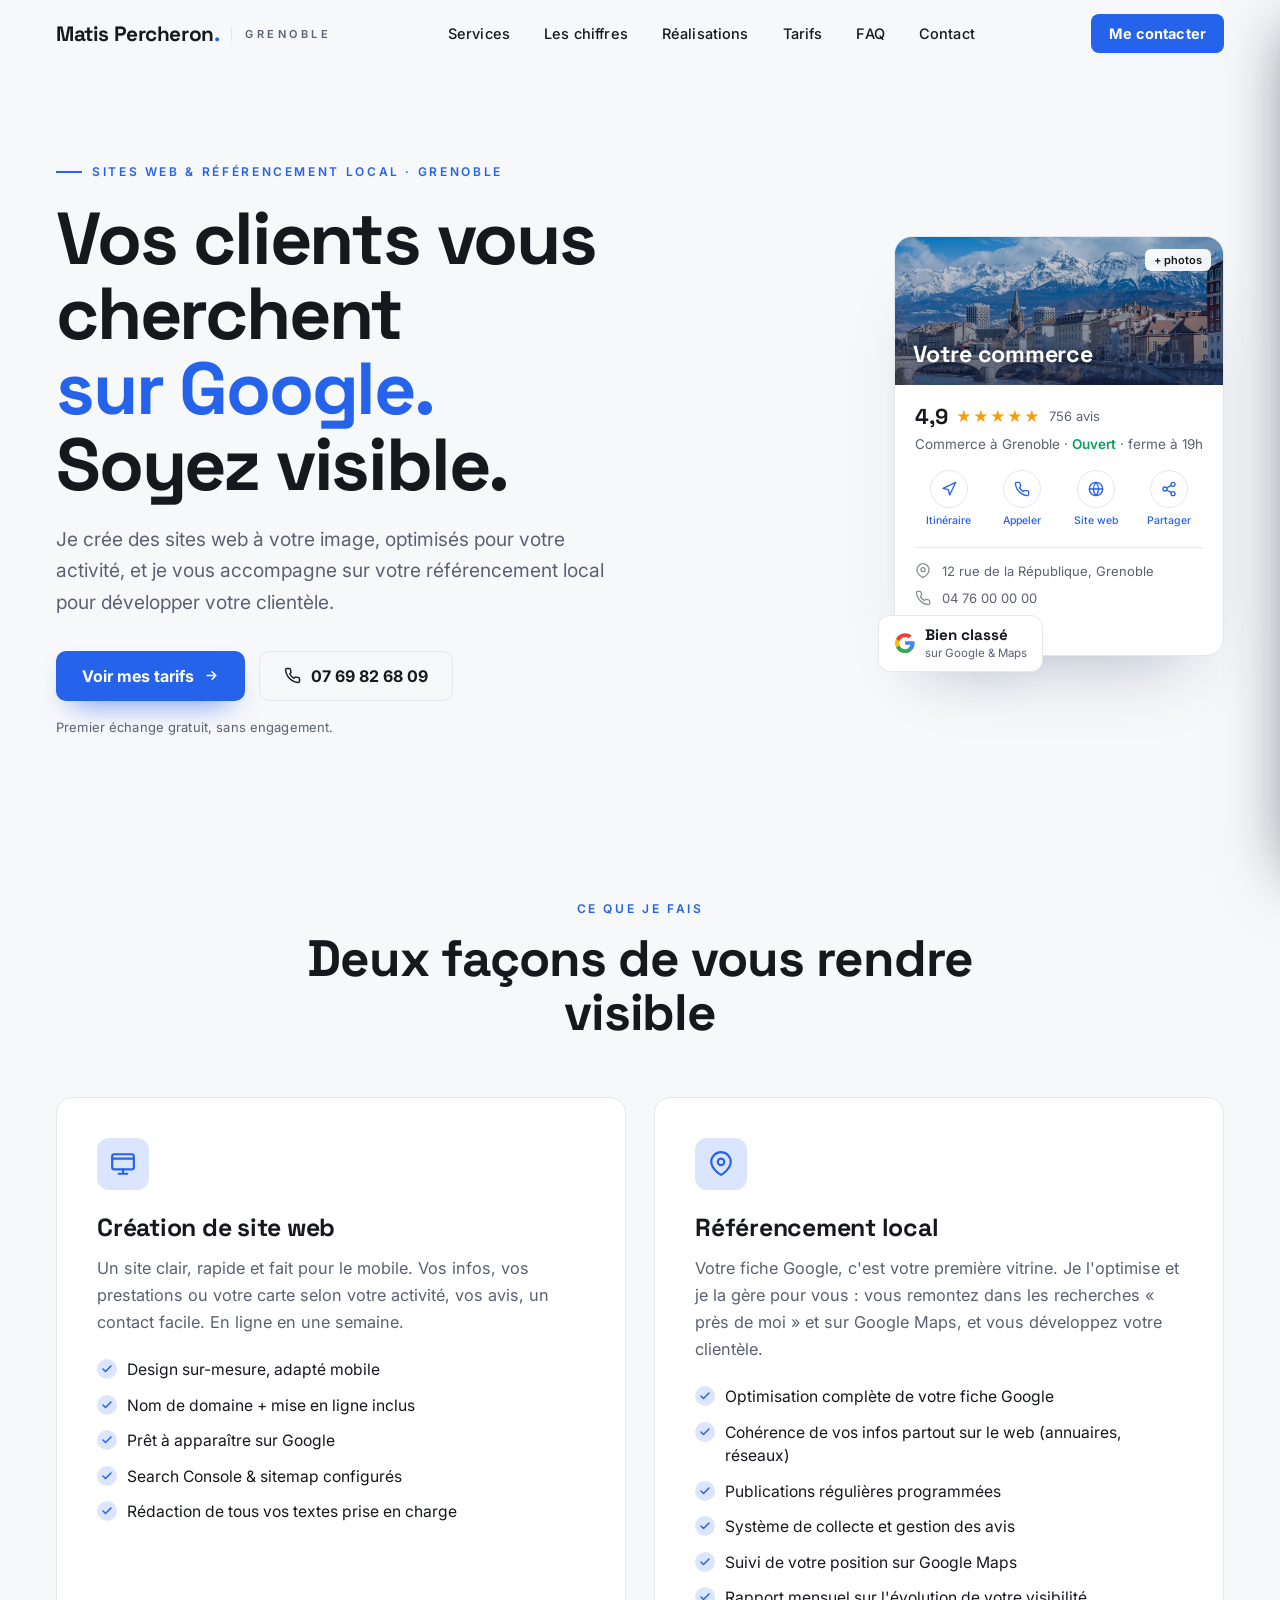
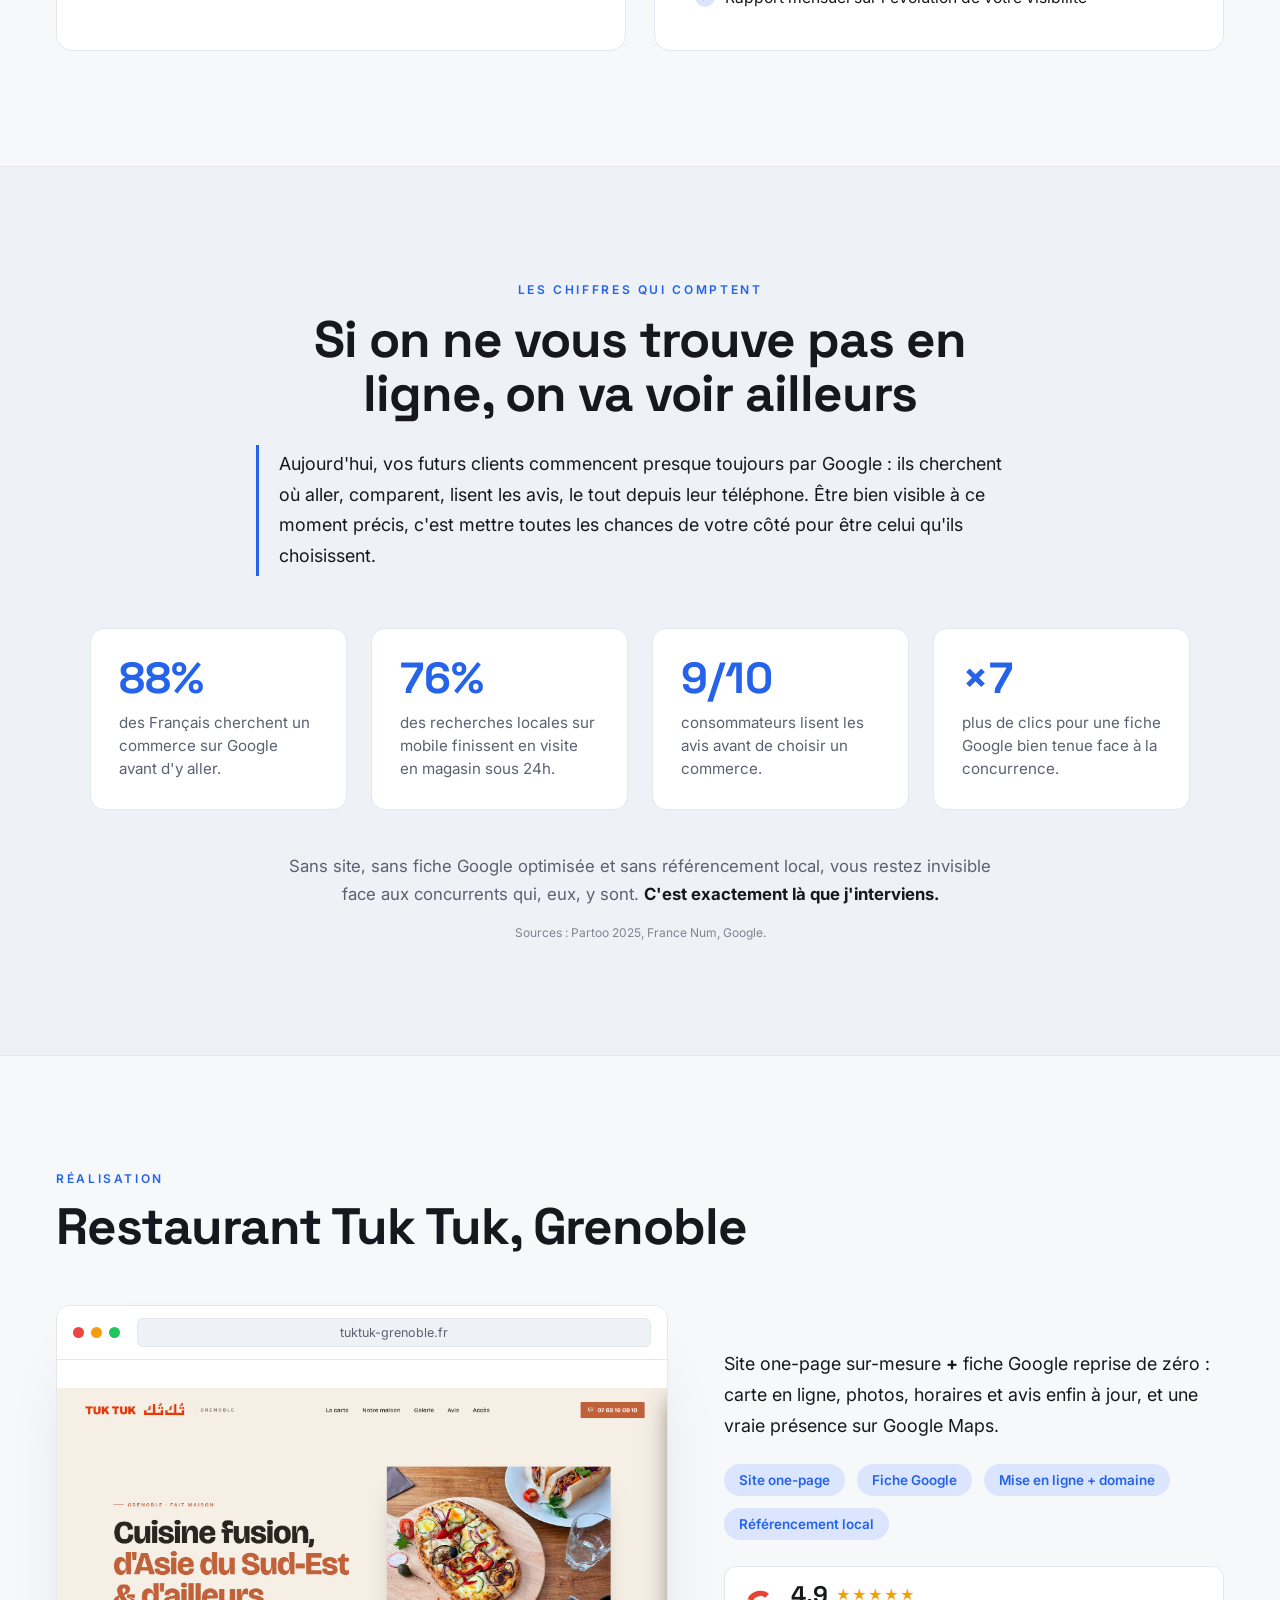
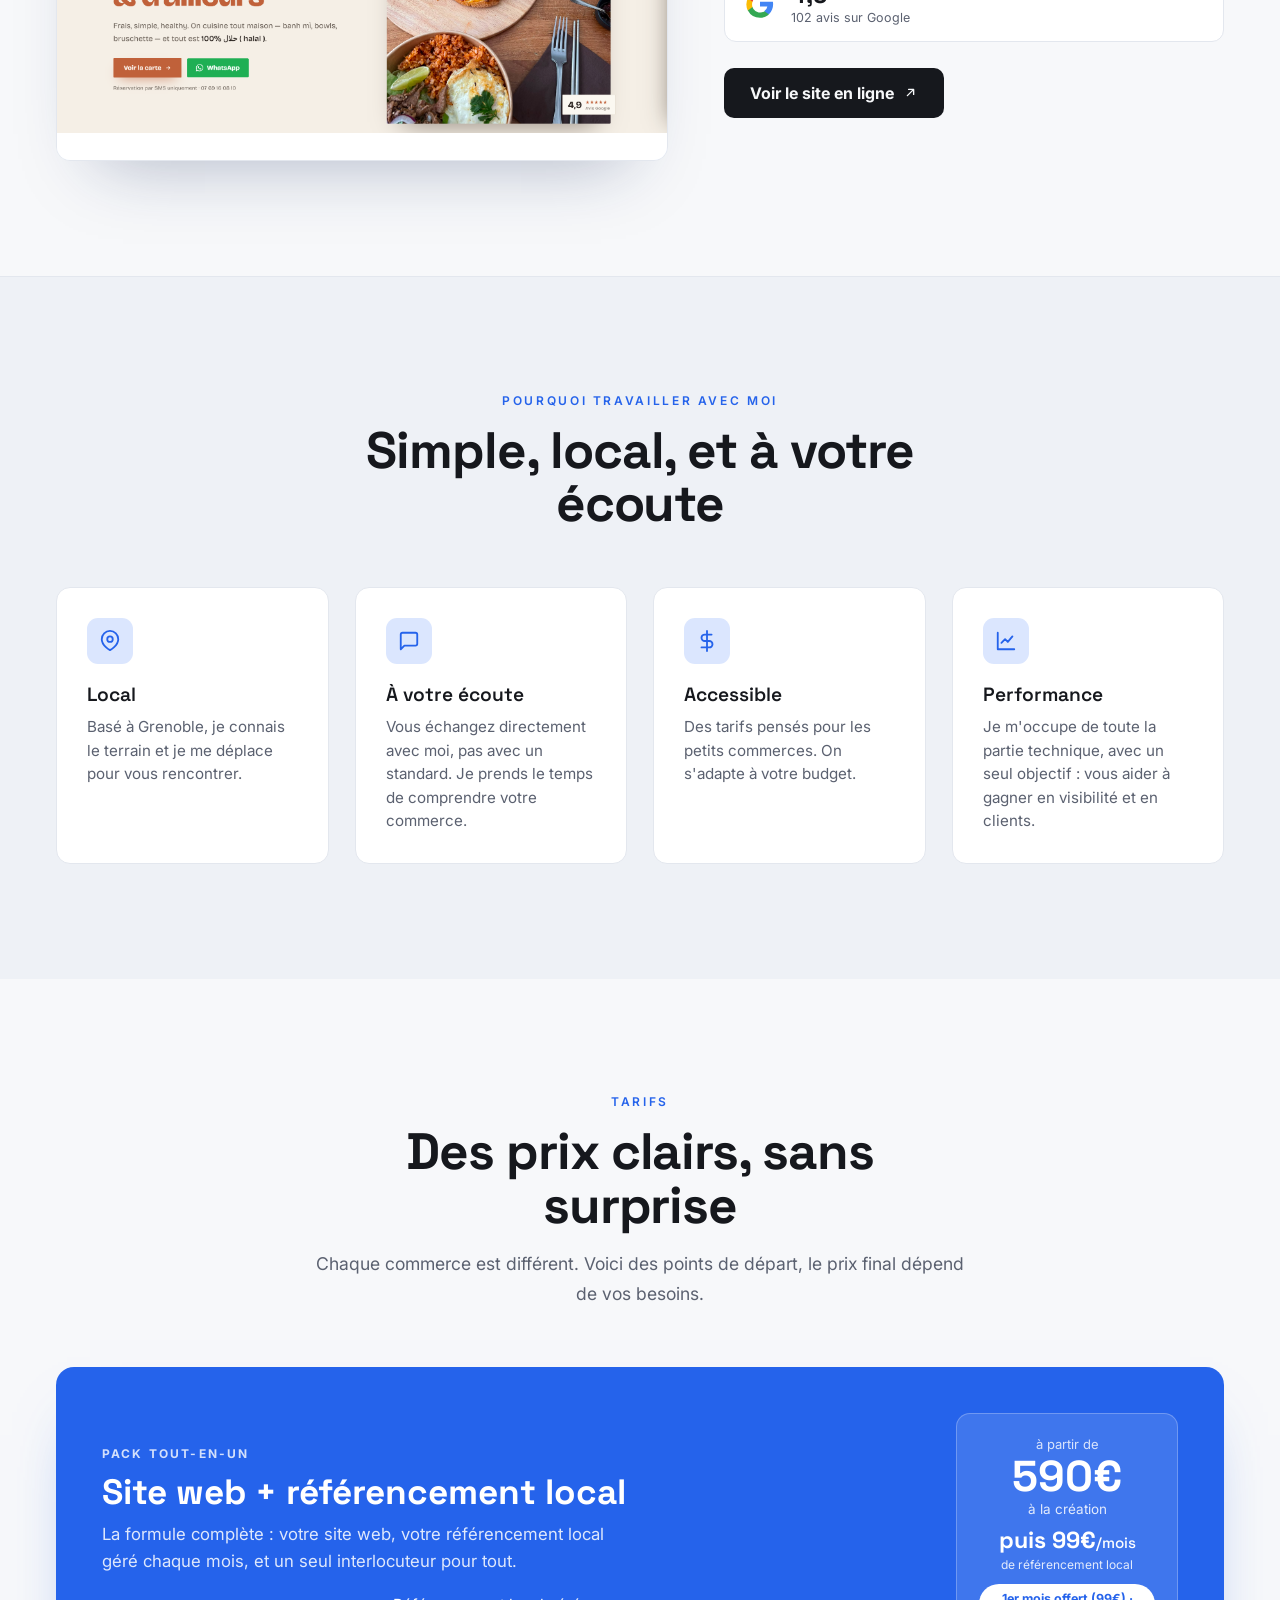
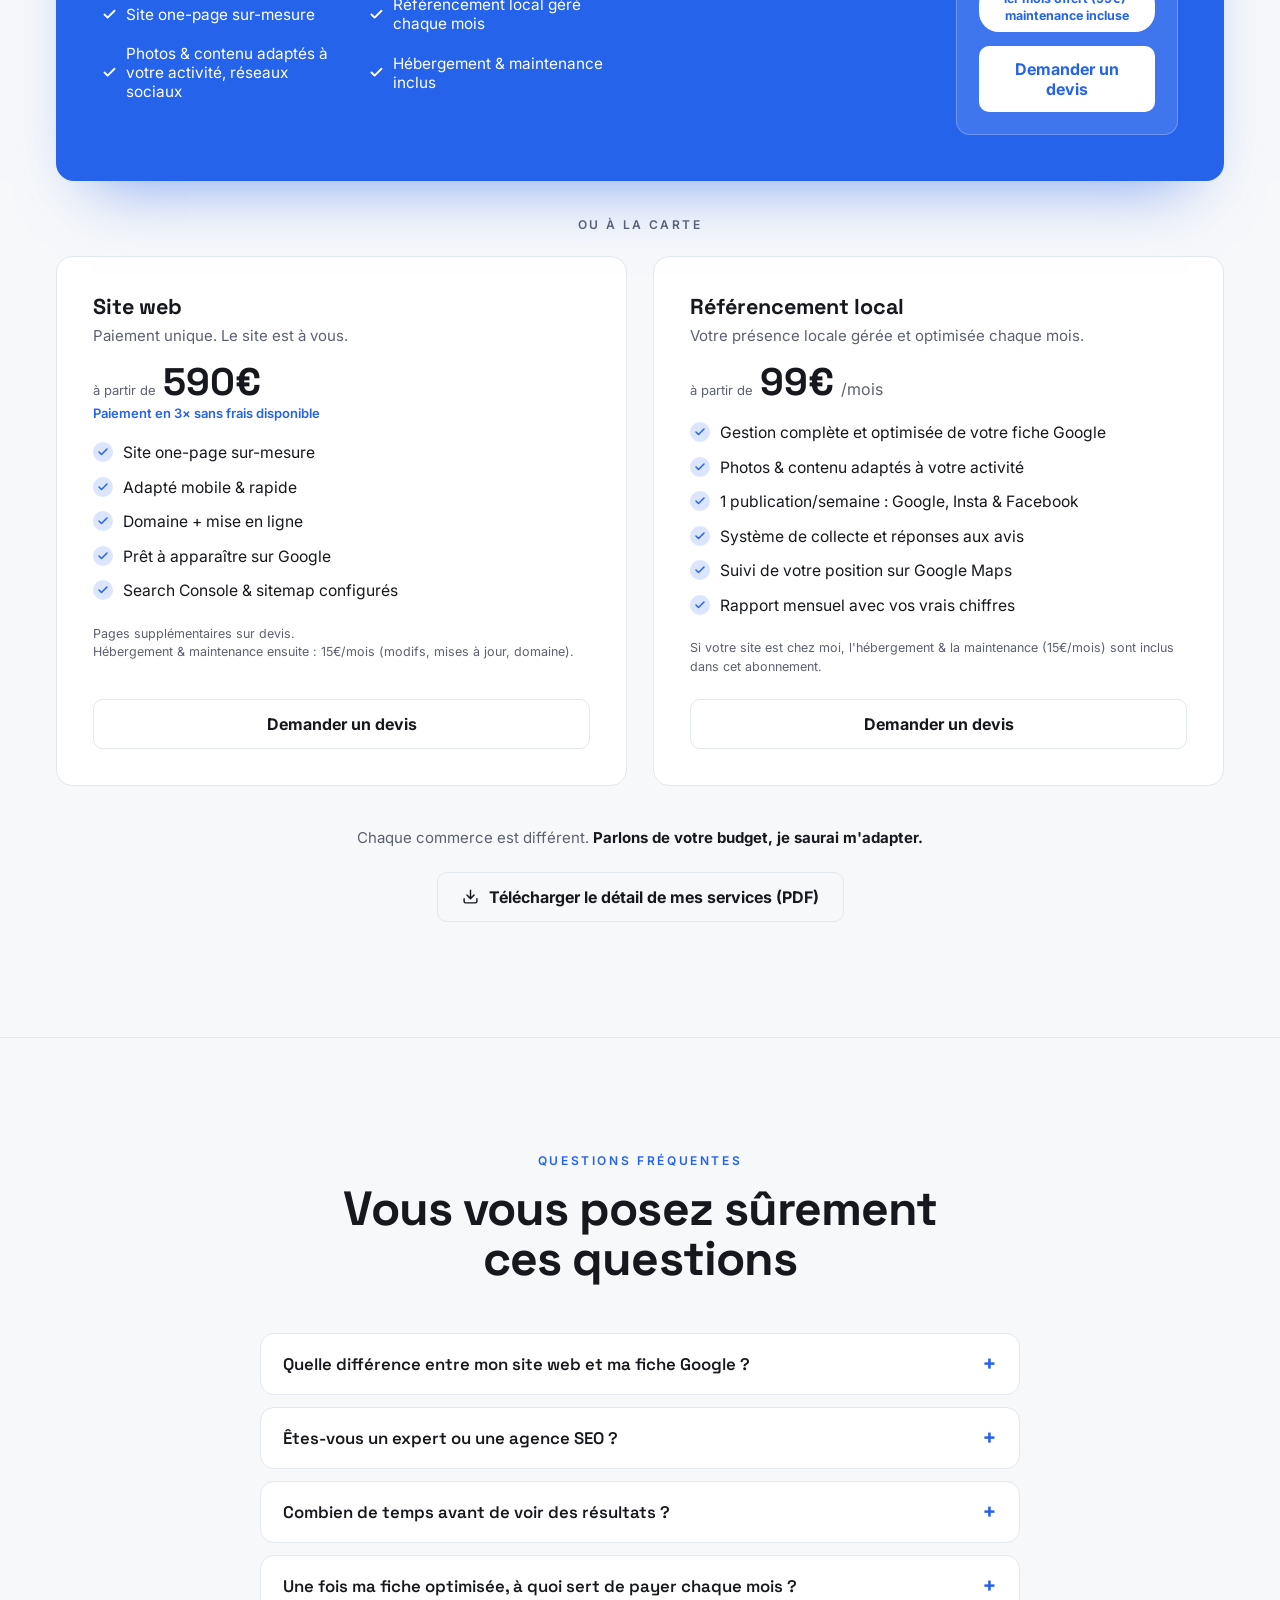
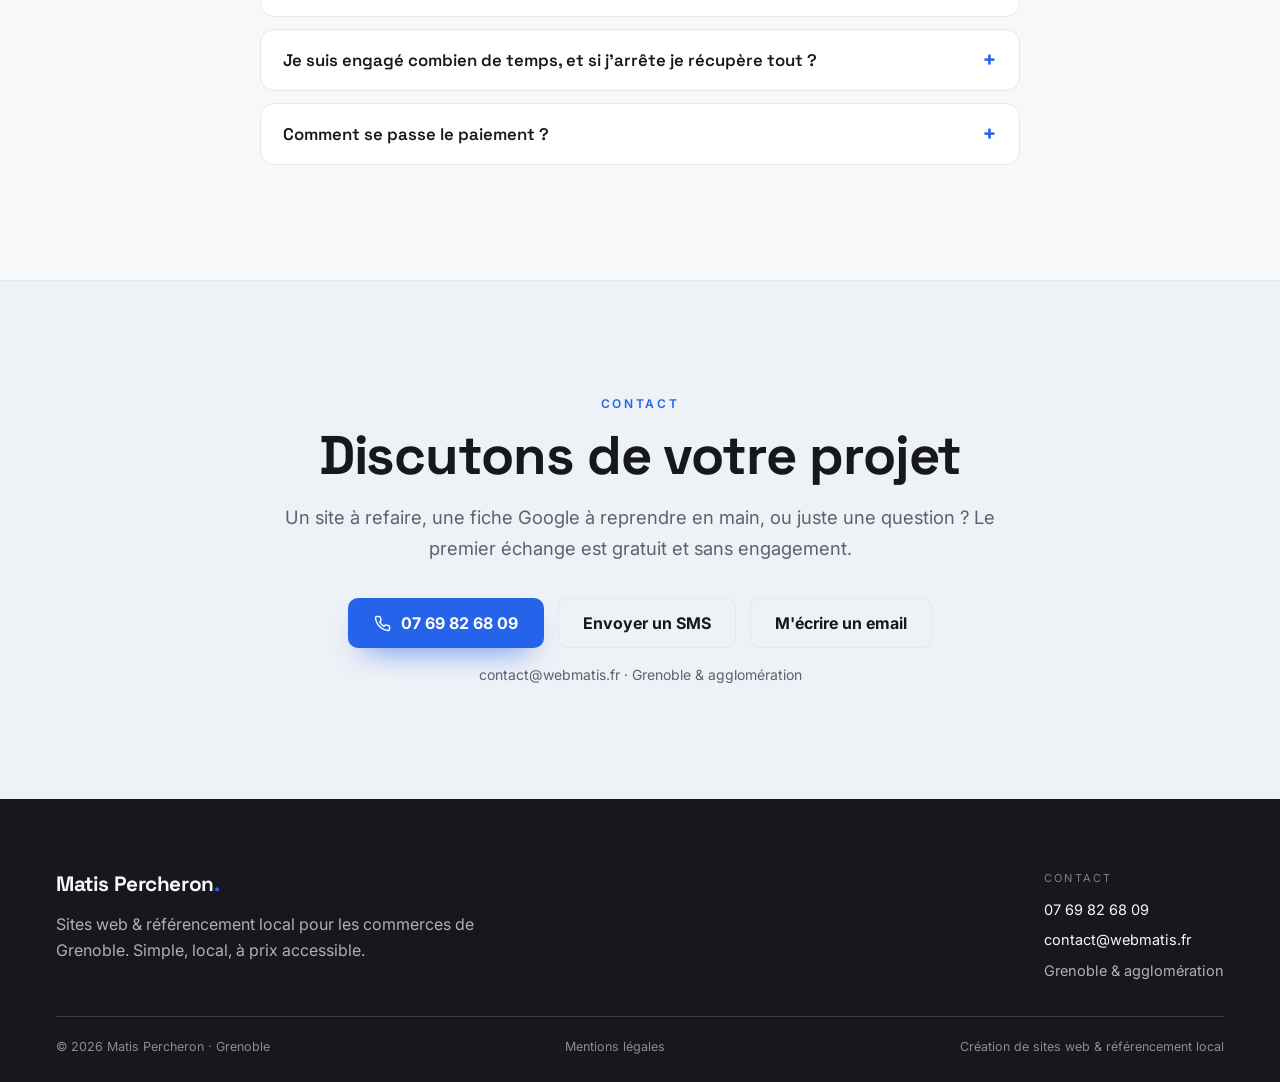
<file: index.html>
<!DOCTYPE html>
<html lang="fr">
<head>
<meta charset="utf-8">
<meta name="viewport" content="width=device-width, initial-scale=1">
<title>Matis Percheron — Sites web & référencement local pour les commerces de Grenoble</title>
<meta name="description" content="Création de sites web et référencement local pour les commerces de Grenoble. Site soigné, fiche Google optimisée, prix accessibles. Premier échange gratuit.">
<meta property="og:title" content="Matis Percheron — Sites web & référencement local, Grenoble">
<meta property="og:description" content="Sites web à votre image et fiche Google bien gérée pour les commerces grenoblois. Prix accessibles, contact direct.">
<meta property="og:type" content="website">
<link rel="preconnect" href="https://fonts.googleapis.com">
<link rel="preconnect" href="https://fonts.gstatic.com" crossorigin>
<link href="https://fonts.googleapis.com/css2?family=Inter:wght@400;500;600;700&family=Space+Grotesk:wght@500;600;700&display=swap" rel="stylesheet">
<link rel="stylesheet" href="style.css">
<script type="application/ld+json">
{
  "@context": "https://schema.org",
  "@type": "ProfessionalService",
  "name": "Matis Percheron — Web & Visibilité locale",
  "description": "Création de sites web et gestion de fiche Google pour les commerces de Grenoble.",
  "areaServed": "Grenoble",
  "telephone": "+33769826809",
  "email": "contact@webmatis.fr",
  "address": {
    "@type": "PostalAddress",
    "addressLocality": "Grenoble",
    "postalCode": "38000",
    "addressCountry": "FR"
  },
  "knowsAbout": ["Création de site web", "SEO local", "Google Business Profile", "Référencement local"]
}
</script>
</head>
<body>
<div id="root" style="--bg:#f7f8fa;--bg-2:#eef1f6;--surface:#ffffff;--ink:#16181d;--ink-2:#5b6170;--line:#e3e7ee;--accent:#2563eb;--accent-2:#1d4ed8;--accent-ink:#ffffff;--accent-soft:#dbe6fe;--nav-bg:rgba(247,248,250,.82);--font-title:'Space Grotesk',system-ui,sans-serif;background:var(--bg);color:var(--ink);font-family:'Inter',system-ui,sans-serif;-webkit-font-smoothing:antialiased;overflow-x:clip;">

  <!-- NAV -->
  <nav id="site-nav" style="position:sticky;top:0;z-index:50;display:flex;align-items:center;justify-content:space-between;gap:16px;padding:14px clamp(18px,5vw,56px);background:var(--nav-bg);backdrop-filter:saturate(160%) blur(12px);-webkit-backdrop-filter:saturate(160%) blur(12px);transition:box-shadow .3s ease;">
    <a href="#top" aria-label="Matis Percheron" style="display:flex;align-items:center;gap:12px;text-decoration:none;flex:none;">
      <span style="font-family:var(--font-title);font-weight:700;font-size:1.3rem;letter-spacing:-.02em;color:var(--ink);">Matis Percheron<span style="color:var(--accent);">.</span></span>
      <span class="nav-region" style="font-size:11px;letter-spacing:.32em;text-transform:uppercase;color:var(--ink-2);font-weight:600;padding-left:13px;border-left:1px solid var(--line);">Grenoble</span>
    </a>
    <div data-navlinks="1" class="navlinks" style="display:flex;align-items:center;gap:30px;font-size:14.5px;font-weight:500;letter-spacing:.01em;">
      <a href="#services" class="link-underline">Services</a>
      <a href="#pourquoi" class="link-underline">Les chiffres</a>
      <a href="#realisations" class="link-underline">Réalisations</a>
      <a href="#tarifs" class="link-underline">Tarifs</a>
      <a href="#faq" class="link-underline">FAQ</a>
      <a href="#contact" class="link-underline">Contact</a>
    </div>
    <a href="#contact" class="btn-accent nav-phone" style="display:inline-flex;align-items:center;gap:9px;flex:none;text-decoration:none;font-weight:700;font-size:14.5px;letter-spacing:.01em;padding:11px 18px;border-radius:8px;white-space:nowrap;">
      Me contacter
    </a>
    <button type="button" id="nav-burger" class="nav-burger" aria-label="Ouvrir le menu" aria-expanded="false" aria-controls="mobile-panel">
      <span></span><span></span><span></span>
    </button>
  </nav>

  <!-- MENU MOBILE -->
  <div id="panel-backdrop" class="panel-backdrop"></div>
  <aside id="mobile-panel" class="mobile-panel" aria-hidden="true" aria-label="Menu">
    <div class="mobile-panel-head">
      <span style="font-family:var(--font-title);font-weight:700;font-size:1.25rem;color:var(--ink);">Menu</span>
      <button type="button" id="panel-close" class="panel-close" aria-label="Fermer le menu">&times;</button>
    </div>
    <nav class="mobile-panel-links">
      <a href="#services" data-panel-link>Services</a>
      <a href="#pourquoi" data-panel-link>Les chiffres</a>
      <a href="#realisations" data-panel-link>Réalisations</a>
      <a href="#tarifs" data-panel-link>Tarifs</a>
      <a href="#faq" data-panel-link>FAQ</a>
      <a href="#contact" data-panel-link>Contact</a>
    </nav>
    <div class="mobile-panel-cta">
      <a href="tel:0769826809" class="btn-accent" style="width:100%;">Appeler · 07 69 82 68 09</a>
      <a href="mailto:contact@webmatis.fr" class="btn-outline" style="width:100%;">M'écrire un email</a>
    </div>
  </aside>

  <!-- HERO -->
  <header id="top" class="hero-section" style="position:relative;padding:clamp(40px,7vw,90px) clamp(18px,5vw,56px) clamp(28px,4vw,56px);">
    <div data-hero="1" class="hero-grid" style="display:grid;grid-template-columns:1.05fr .95fr;gap:clamp(28px,5vw,64px);align-items:center;max-width:1240px;margin:0 auto;">
      <div data-reveal="1">
        <div style="display:inline-flex;align-items:center;gap:10px;font-size:12px;font-weight:600;letter-spacing:.22em;text-transform:uppercase;color:var(--accent);margin-bottom:22px;">
          <span style="width:26px;height:1.5px;background:var(--accent);display:inline-block;"></span>Sites web &amp; référencement local · Grenoble
        </div>
        <h1 style="font-family:var(--font-title);font-weight:700;font-size:clamp(2.5rem,6vw,4.6rem);line-height:1.02;letter-spacing:-.03em;margin:0 0 22px;color:var(--ink);">Vos clients vous cherchent<br><span style="color:var(--accent);">sur Google.</span> Soyez visible.</h1>
        <p style="font-size:clamp(1.05rem,1.6vw,1.2rem);line-height:1.65;color:var(--ink-2);max-width:33em;margin:0 0 32px;">Je crée des sites web à votre image, optimisés pour votre activité, et je vous accompagne sur votre référencement local pour développer votre clientèle.</p>
        <div class="hero-cta" style="display:flex;flex-wrap:wrap;gap:14px;align-items:center;">
          <a href="#tarifs" class="btn-accent btn-lg">Voir mes tarifs
            <svg viewBox="0 0 24 24" width="15" height="15" fill="none" stroke="currentColor" stroke-width="2.4" stroke-linecap="round" stroke-linejoin="round" style="flex:none;display:block;"><path d="M5 12h14M13 6l6 6-6 6"></path></svg>
          </a>
          <a href="tel:0769826809" class="btn-outline btn-lg">
            <svg viewBox="0 0 24 24" width="17" height="17" fill="none" stroke="currentColor" stroke-width="2" stroke-linecap="round" stroke-linejoin="round" style="flex:none;display:block;"><path d="M22 16.92v3a2 2 0 0 1-2.18 2 19.79 19.79 0 0 1-8.63-3.07 19.5 19.5 0 0 1-6-6 19.79 19.79 0 0 1-3.07-8.67A2 2 0 0 1 4.11 2h3a2 2 0 0 1 2 1.72c.13.96.36 1.9.7 2.81a2 2 0 0 1-.45 2.11L8.09 9.91a16 16 0 0 0 6 6l1.27-1.27a2 2 0 0 1 2.11-.45c.91.34 1.85.57 2.81.7A2 2 0 0 1 22 16.92Z"></path></svg>
            07 69 82 68 09
          </a>
        </div>
        <p style="font-size:13px;color:var(--ink-2);margin:18px 0 0;letter-spacing:.01em;">Premier échange gratuit, sans engagement.</p>
      </div>

      <!-- Visuel : aperçu d'une fiche Google (ce que Matis optimise) -->
      <div data-reveal="1" class="hero-visual" style="position:relative;max-width:430px;margin:0 0 0 auto;">
        <div style="background:var(--surface);border:1px solid var(--line);border-radius:18px;box-shadow:0 40px 70px -42px rgba(20,40,90,.35);overflow:hidden;">
          <!-- bandeau photo -->
          <div style="position:relative;height:148px;background:#1d4ed8;background-image:url('assets/grenoble-hero.jpg');background-size:cover;background-position:center;display:flex;align-items:flex-end;padding:16px 18px;">
            <span style="position:absolute;inset:0;background:linear-gradient(180deg,rgba(15,30,70,.10),rgba(15,30,70,.66));"></span>
            <span style="position:relative;color:#fff;font-family:var(--font-title);font-weight:700;font-size:1.45rem;letter-spacing:-.01em;text-shadow:0 1px 10px rgba(0,0,0,.4);">Votre commerce</span>
            <span style="position:absolute;top:12px;right:12px;background:rgba(255,255,255,.92);border-radius:6px;padding:4px 9px;font-size:11px;font-weight:600;color:var(--ink);">+ photos</span>
          </div>
          <!-- corps de la fiche -->
          <div style="padding:18px 20px 22px;">
            <div style="display:flex;align-items:center;gap:8px;margin-bottom:6px;">
              <span style="font-family:var(--font-title);font-weight:700;font-size:1.35rem;color:var(--ink);">4,9</span>
              <span style="color:#f59e0b;font-size:15px;letter-spacing:1px;">★★★★★</span>
              <span style="font-size:13px;color:var(--ink-2);">756 avis</span>
            </div>
            <div style="font-size:13.5px;color:var(--ink-2);margin-bottom:18px;">Commerce à Grenoble · <span style="color:#0f9d58;font-weight:600;">Ouvert</span> · ferme à 19h</div>
            <!-- actions façon Google -->
            <div style="display:flex;gap:6px;margin-bottom:20px;">
              <div style="display:flex;flex-direction:column;align-items:center;gap:6px;flex:1;">
                <span style="width:38px;height:38px;border-radius:50%;border:1px solid var(--line);display:flex;align-items:center;justify-content:center;color:var(--accent);"><svg viewBox="0 0 24 24" width="16" height="16" fill="none" stroke="currentColor" stroke-width="2" stroke-linecap="round" stroke-linejoin="round"><path d="M3 11 22 2l-9 19-2-8-8-2Z"></path></svg></span>
                <span style="font-size:10.5px;color:var(--accent);font-weight:500;">Itinéraire</span>
              </div>
              <div style="display:flex;flex-direction:column;align-items:center;gap:6px;flex:1;">
                <span style="width:38px;height:38px;border-radius:50%;border:1px solid var(--line);display:flex;align-items:center;justify-content:center;color:var(--accent);"><svg viewBox="0 0 24 24" width="16" height="16" fill="none" stroke="currentColor" stroke-width="2" stroke-linecap="round" stroke-linejoin="round"><path d="M22 16.92v3a2 2 0 0 1-2.18 2 19.79 19.79 0 0 1-8.63-3.07 19.5 19.5 0 0 1-6-6 19.79 19.79 0 0 1-3.07-8.67A2 2 0 0 1 4.11 2h3a2 2 0 0 1 2 1.72c.13.96.36 1.9.7 2.81a2 2 0 0 1-.45 2.11L8.09 9.91a16 16 0 0 0 6 6l1.27-1.27a2 2 0 0 1 2.11-.45c.91.34 1.85.57 2.81.7A2 2 0 0 1 22 16.92Z"></path></svg></span>
                <span style="font-size:10.5px;color:var(--accent);font-weight:500;">Appeler</span>
              </div>
              <div style="display:flex;flex-direction:column;align-items:center;gap:6px;flex:1;">
                <span style="width:38px;height:38px;border-radius:50%;border:1px solid var(--line);display:flex;align-items:center;justify-content:center;color:var(--accent);"><svg viewBox="0 0 24 24" width="16" height="16" fill="none" stroke="currentColor" stroke-width="2" stroke-linecap="round" stroke-linejoin="round"><circle cx="12" cy="12" r="10"></circle><path d="M2 12h20"></path><path d="M12 2a15 15 0 0 1 0 20 15 15 0 0 1 0-20Z"></path></svg></span>
                <span style="font-size:10.5px;color:var(--accent);font-weight:500;">Site web</span>
              </div>
              <div style="display:flex;flex-direction:column;align-items:center;gap:6px;flex:1;">
                <span style="width:38px;height:38px;border-radius:50%;border:1px solid var(--line);display:flex;align-items:center;justify-content:center;color:var(--accent);"><svg viewBox="0 0 24 24" width="16" height="16" fill="none" stroke="currentColor" stroke-width="2" stroke-linecap="round" stroke-linejoin="round"><circle cx="18" cy="5" r="3"></circle><circle cx="6" cy="12" r="3"></circle><circle cx="18" cy="19" r="3"></circle><path d="m8.6 13.5 6.8 4M15.4 6.5 8.6 10.5"></path></svg></span>
                <span style="font-size:10.5px;color:var(--accent);font-weight:500;">Partager</span>
              </div>
            </div>
            <!-- infos -->
            <div style="border-top:1px solid var(--line);padding-top:15px;display:flex;flex-direction:column;gap:11px;">
              <div style="display:flex;align-items:center;gap:11px;font-size:13px;color:var(--ink-2);">
                <svg viewBox="0 0 24 24" width="16" height="16" fill="none" stroke="currentColor" stroke-width="2" stroke-linecap="round" stroke-linejoin="round" style="flex:none;opacity:.7;"><path d="M21 10c0 7-9 12-9 12s-9-5-9-12a9 9 0 0 1 18 0Z"></path><circle cx="12" cy="10" r="3"></circle></svg>
                <span>12 rue de la République, Grenoble</span>
              </div>
              <div style="display:flex;align-items:center;gap:11px;font-size:13px;color:var(--ink-2);">
                <svg viewBox="0 0 24 24" width="16" height="16" fill="none" stroke="currentColor" stroke-width="2" stroke-linecap="round" stroke-linejoin="round" style="flex:none;opacity:.7;"><path d="M22 16.92v3a2 2 0 0 1-2.18 2 19.79 19.79 0 0 1-8.63-3.07 19.5 19.5 0 0 1-6-6 19.79 19.79 0 0 1-3.07-8.67A2 2 0 0 1 4.11 2h3a2 2 0 0 1 2 1.72c.13.96.36 1.9.7 2.81a2 2 0 0 1-.45 2.11L8.09 9.91a16 16 0 0 0 6 6l1.27-1.27a2 2 0 0 1 2.11-.45c.91.34 1.85.57 2.81.7A2 2 0 0 1 22 16.92Z"></path></svg>
                <span>04 76 00 00 00</span>
              </div>
              <div style="display:flex;align-items:center;gap:11px;font-size:13px;color:var(--accent);font-weight:500;">
                <svg viewBox="0 0 24 24" width="16" height="16" fill="none" stroke="currentColor" stroke-width="2" stroke-linecap="round" stroke-linejoin="round" style="flex:none;"><circle cx="12" cy="12" r="10"></circle><path d="M2 12h20"></path><path d="M12 2a15 15 0 0 1 0 20 15 15 0 0 1 0-20Z"></path></svg>
                <span>votre-site.fr</span>
              </div>
            </div>
          </div>
        </div>
        <!-- pastille flottante -->
        <div class="float-card" style="position:absolute;left:-16px;bottom:-16px;display:flex;align-items:center;gap:9px;background:var(--surface);border:1px solid var(--line);padding:11px 15px;border-radius:12px;box-shadow:0 24px 44px -26px rgba(20,40,90,.4);">
          <svg viewBox="0 0 24 24" width="22" height="22" style="flex:none;display:block;"><path fill="#4285F4" d="M22.5 12.2c0-.7-.06-1.4-.18-2H12v3.8h5.9a5 5 0 0 1-2.2 3.3v2.7h3.6c2.1-2 3.2-4.8 3.2-7.8Z"></path><path fill="#34A853" d="M12 23c2.9 0 5.4-1 7.2-2.6l-3.6-2.7c-1 .7-2.3 1.1-3.6 1.1-2.8 0-5.1-1.9-6-4.4H2.3v2.8A11 11 0 0 0 12 23Z"></path><path fill="#FBBC05" d="M6 14.4a6.6 6.6 0 0 1 0-4.2V7.4H2.3a11 11 0 0 0 0 9.8L6 14.4Z"></path><path fill="#EA4335" d="M12 5.4c1.6 0 3 .55 4.1 1.6l3.1-3.1A11 11 0 0 0 2.3 7.4L6 10.2c.9-2.6 3.2-4.4 6-4.4Z"></path></svg>
          <div>
            <div style="font-family:var(--font-title);font-weight:700;font-size:.95rem;line-height:1.1;color:var(--ink);">Bien classé</div>
            <div style="font-size:11.5px;color:var(--ink-2);margin-top:2px;">sur Google &amp; Maps</div>
          </div>
        </div>
      </div>
    </div>
  </header>

  <!-- SERVICES -->
  <section id="services" style="padding:clamp(56px,9vw,118px) clamp(18px,5vw,56px);">
    <div style="max-width:1180px;margin:0 auto;">
      <div data-reveal="1" style="max-width:42em;margin:0 auto clamp(38px,5vw,58px);text-align:center;">
        <div style="font-size:12px;font-weight:600;letter-spacing:.22em;text-transform:uppercase;color:var(--accent);margin-bottom:16px;">Ce que je fais</div>
        <h2 style="font-family:var(--font-title);font-weight:700;letter-spacing:-.02em;font-size:clamp(2rem,4.4vw,3.2rem);line-height:1.05;margin:0;color:var(--ink);">Deux façons de vous rendre visible</h2>
      </div>

      <div class="services-grid" style="display:grid;grid-template-columns:1fr 1fr;gap:clamp(20px,3vw,28px);">

        <!-- Service 1 : Site web -->
        <div data-reveal="1" class="service-card" style="background:var(--surface);border:1px solid var(--line);border-radius:16px;padding:clamp(26px,3.5vw,40px);">
          <div style="width:52px;height:52px;border-radius:12px;background:var(--accent-soft);color:var(--accent);display:flex;align-items:center;justify-content:center;margin-bottom:22px;">
            <svg viewBox="0 0 24 24" width="26" height="26" fill="none" stroke="currentColor" stroke-width="2" stroke-linecap="round" stroke-linejoin="round"><rect x="2" y="3" width="20" height="14" rx="2"></rect><path d="M2 7h20M8 21h8M12 17v4"></path></svg>
          </div>
          <h3 style="font-family:var(--font-title);font-weight:700;font-size:1.55rem;letter-spacing:-.01em;margin:0 0 12px;color:var(--ink);">Création de site web</h3>
          <p style="font-size:1.02rem;line-height:1.65;color:var(--ink-2);margin:0 0 22px;">Un site clair, rapide et fait pour le mobile. Vos infos, vos prestations ou votre carte selon votre activité, vos avis, un contact facile. En ligne en une semaine.</p>
          <ul style="list-style:none;padding:0;margin:0;display:flex;flex-direction:column;gap:12px;">
            <li class="feat">Design sur-mesure, adapté mobile</li>
            <li class="feat">Nom de domaine + mise en ligne inclus</li>
            <li class="feat">Prêt à apparaître sur Google</li>
            <li class="feat">Search Console &amp; sitemap configurés</li>
            <li class="feat">Rédaction de tous vos textes prise en charge</li>
          </ul>
        </div>

        <!-- Service 2 : Visibilité Google -->
        <div data-reveal="1" class="service-card" style="background:var(--surface);border:1px solid var(--line);border-radius:16px;padding:clamp(26px,3.5vw,40px);">
          <div style="width:52px;height:52px;border-radius:12px;background:var(--accent-soft);color:var(--accent);display:flex;align-items:center;justify-content:center;margin-bottom:22px;">
            <svg viewBox="0 0 24 24" width="26" height="26" fill="none" stroke="currentColor" stroke-width="2" stroke-linecap="round" stroke-linejoin="round"><path d="M21 10c0 7-9 12-9 12s-9-5-9-12a9 9 0 0 1 18 0Z"></path><circle cx="12" cy="10" r="3"></circle></svg>
          </div>
          <h3 style="font-family:var(--font-title);font-weight:700;font-size:1.55rem;letter-spacing:-.01em;margin:0 0 12px;color:var(--ink);">Référencement local</h3>
          <p style="font-size:1.02rem;line-height:1.65;color:var(--ink-2);margin:0 0 22px;">Votre fiche Google, c'est votre première vitrine. Je l'optimise et je la gère pour vous : vous remontez dans les recherches « près de moi » et sur Google Maps, et vous développez votre clientèle.</p>
          <ul style="list-style:none;padding:0;margin:0;display:flex;flex-direction:column;gap:12px;">
            <li class="feat">Optimisation complète de votre fiche Google</li>
            <li class="feat">Cohérence de vos infos partout sur le web (annuaires, réseaux)</li>
            <li class="feat">Publications régulières programmées</li>
            <li class="feat">Système de collecte et gestion des avis</li>
            <li class="feat">Suivi de votre position sur Google Maps</li>
            <li class="feat">Rapport mensuel sur l'évolution de votre visibilité</li>
          </ul>
        </div>

      </div>
    </div>
  </section>

  <!-- POURQUOI C'EST IMPORTANT -->
  <section id="pourquoi" style="background:var(--bg-2);padding:clamp(56px,9vw,118px) clamp(18px,5vw,56px);border-top:1px solid var(--line);border-bottom:1px solid var(--line);">
    <div style="max-width:1100px;margin:0 auto;">
      <div data-reveal="1" style="max-width:48em;margin:0 auto clamp(36px,5vw,52px);">
        <div style="font-size:12px;font-weight:600;letter-spacing:.22em;text-transform:uppercase;color:var(--accent);margin-bottom:16px;text-align:center;">Les chiffres qui comptent</div>
        <h2 style="font-family:var(--font-title);font-weight:700;letter-spacing:-.02em;font-size:clamp(2rem,4.4vw,3.2rem);line-height:1.05;margin:0 0 24px;color:var(--ink);text-align:center;">Si on ne vous trouve pas en ligne, on va voir ailleurs</h2>
        <div style="border-left:3px solid var(--accent);padding:4px 0 4px 20px;">
          <p style="font-size:1.12rem;line-height:1.72;color:var(--ink);margin:0;">Aujourd'hui, vos futurs clients commencent presque toujours par Google : ils cherchent où aller, comparent, lisent les avis, le tout depuis leur téléphone. Être bien visible à ce moment précis, c'est mettre toutes les chances de votre côté pour être celui qu'ils choisissent.</p>
        </div>
      </div>

      <div class="stats-grid" style="display:grid;grid-template-columns:repeat(4,1fr);gap:clamp(16px,2.4vw,24px);">
        <div data-reveal="1" class="stat-card">
          <div class="stat-num">88%</div>
          <p>des Français cherchent un commerce sur Google avant d'y aller.</p>
        </div>
        <div data-reveal="1" class="stat-card">
          <div class="stat-num">76%</div>
          <p>des recherches locales sur mobile finissent en visite en magasin sous 24h.</p>
        </div>
        <div data-reveal="1" class="stat-card">
          <div class="stat-num">9/10</div>
          <p>consommateurs lisent les avis avant de choisir un commerce.</p>
        </div>
        <div data-reveal="1" class="stat-card">
          <div class="stat-num">×7</div>
          <p>plus de clics pour une fiche Google bien tenue face à la concurrence.</p>
        </div>
      </div>

      <p data-reveal="1" style="text-align:center;font-size:1.05rem;line-height:1.7;color:var(--ink-2);margin:clamp(30px,4vw,42px) auto 0;max-width:44em;">Sans site, sans fiche Google optimisée et sans référencement local, vous restez invisible face aux concurrents qui, eux, y sont. <strong style="color:var(--ink);">C'est exactement là que j'interviens.</strong></p>
      <p data-reveal="1" style="text-align:center;font-size:12px;color:var(--ink-2);opacity:.75;margin:16px 0 0;">Sources : Partoo 2025, France Num, Google.</p>
    </div>
  </section>

  <!-- REALISATIONS -->
  <section id="realisations" style="padding:clamp(56px,9vw,118px) clamp(18px,5vw,56px);">
    <div style="max-width:1180px;margin:0 auto;">
      <div data-reveal="1" style="margin-bottom:clamp(34px,4vw,52px);">
        <div style="font-size:12px;font-weight:600;letter-spacing:.22em;text-transform:uppercase;color:var(--accent);margin-bottom:14px;">Réalisation</div>
        <h2 style="font-family:var(--font-title);font-weight:700;letter-spacing:-.02em;font-size:clamp(2rem,4.4vw,3.2rem);line-height:1.05;margin:0;color:var(--ink);">Restaurant Tuk Tuk, Grenoble</h2>
      </div>

      <div class="real-grid" style="display:grid;grid-template-columns:1.1fr .9fr;gap:clamp(28px,5vw,56px);align-items:center;">
        <!-- Aperçu du site (capture réelle si présente, sinon fallback propre) -->
        <div data-reveal="1" class="browser-mock" style="border-radius:14px;overflow:hidden;border:1px solid var(--line);background:var(--surface);box-shadow:0 40px 70px -42px rgba(20,40,90,.35);">
          <div style="display:flex;align-items:center;gap:7px;padding:12px 16px;background:var(--surface);border-bottom:1px solid var(--line);">
            <span style="width:11px;height:11px;border-radius:50%;background:#ef4444;display:block;"></span>
            <span style="width:11px;height:11px;border-radius:50%;background:#f59e0b;display:block;"></span>
            <span style="width:11px;height:11px;border-radius:50%;background:#22c55e;display:block;"></span>
            <span style="flex:1;margin-left:10px;font-size:12.5px;color:var(--ink-2);background:var(--bg-2);border:1px solid var(--line);border-radius:6px;padding:6px 12px;text-align:center;">tuktuk-grenoble.fr</span>
          </div>
          <div style="position:relative;aspect-ratio:16/10.5;background:linear-gradient(135deg,#eef4fe,#d7e4fd);display:flex;align-items:center;justify-content:center;">
            <span style="font-family:var(--font-title);font-weight:600;font-size:1rem;color:var(--accent);letter-spacing:.02em;">Aperçu — tuktuk-grenoble.fr</span>
            <img src="assets/tuktuk-apercu.png" alt="Aperçu du site Tuk Tuk réalisé par Matis Percheron" onerror="this.remove()" style="position:absolute;inset:0;width:100%;height:100%;object-fit:contain;object-position:center;background:#fff;">
          </div>
        </div>

        <!-- Texte étude de cas (factuel, pas de faux avis) -->
        <div data-reveal="1">
          <p style="font-size:1.12rem;line-height:1.72;color:var(--ink);margin:0 0 22px;">Site one-page sur-mesure <strong>+</strong> fiche Google reprise de zéro : carte en ligne, photos, horaires et avis enfin à jour, et une vraie présence sur Google Maps.</p>
          <div style="display:flex;flex-wrap:wrap;gap:12px;margin-bottom:26px;">
            <span class="chip">Site one-page</span>
            <span class="chip">Fiche Google</span>
            <span class="chip">Mise en ligne + domaine</span>
            <span class="chip">Référencement local</span>
          </div>
          <div style="display:flex;align-items:center;gap:16px;background:var(--surface);border:1px solid var(--line);border-radius:12px;padding:16px 20px;margin-bottom:26px;">
            <svg viewBox="0 0 24 24" width="30" height="30" style="flex:none;display:block;"><path fill="#4285F4" d="M22.5 12.2c0-.7-.06-1.4-.18-2H12v3.8h5.9a5 5 0 0 1-2.2 3.3v2.7h3.6c2.1-2 3.2-4.8 3.2-7.8Z"></path><path fill="#34A853" d="M12 23c2.9 0 5.4-1 7.2-2.6l-3.6-2.7c-1 .7-2.3 1.1-3.6 1.1-2.8 0-5.1-1.9-6-4.4H2.3v2.8A11 11 0 0 0 12 23Z"></path><path fill="#FBBC05" d="M6 14.4a6.6 6.6 0 0 1 0-4.2V7.4H2.3a11 11 0 0 0 0 9.8L6 14.4Z"></path><path fill="#EA4335" d="M12 5.4c1.6 0 3 .55 4.1 1.6l3.1-3.1A11 11 0 0 0 2.3 7.4L6 10.2c.9-2.6 3.2-4.4 6-4.4Z"></path></svg>
            <div>
              <div style="display:flex;align-items:center;gap:8px;"><span style="font-family:var(--font-title);font-weight:700;font-size:1.5rem;line-height:1;color:var(--ink);">4,9</span><span style="color:#f59e0b;font-size:14px;letter-spacing:1px;">★★★★★</span></div>
              <div style="font-size:12.5px;color:var(--ink-2);margin-top:3px;">102 avis sur Google</div>
            </div>
          </div>
          <a href="https://tuktuk-grenoble.fr" target="_blank" rel="noopener" class="btn-dark btn-lg">Voir le site en ligne
            <svg viewBox="0 0 24 24" width="15" height="15" fill="none" stroke="currentColor" stroke-width="2.2" stroke-linecap="round" stroke-linejoin="round" style="flex:none;display:block;"><path d="M7 17 17 7M9 7h8v8"></path></svg>
          </a>
        </div>
      </div>
    </div>
  </section>

  <!-- POURQUOI MOI -->
  <section id="approche" style="background:var(--bg-2);padding:clamp(56px,9vw,118px) clamp(18px,5vw,56px);border-top:1px solid var(--line);">
    <div style="max-width:1180px;margin:0 auto;">
      <div data-reveal="1" style="max-width:42em;margin:0 auto clamp(38px,5vw,56px);text-align:center;">
        <div style="font-size:12px;font-weight:600;letter-spacing:.22em;text-transform:uppercase;color:var(--accent);margin-bottom:16px;">Pourquoi travailler avec moi</div>
        <h2 style="font-family:var(--font-title);font-weight:700;letter-spacing:-.02em;font-size:clamp(2rem,4.4vw,3.2rem);line-height:1.05;margin:0;color:var(--ink);">Simple, local, et à votre écoute</h2>
      </div>
      <div class="why-grid" style="display:grid;grid-template-columns:repeat(4,1fr);gap:clamp(18px,2.5vw,26px);">
        <div data-reveal="1" class="why-card">
          <div class="why-ico"><svg viewBox="0 0 24 24" width="22" height="22" fill="none" stroke="currentColor" stroke-width="2" stroke-linecap="round" stroke-linejoin="round"><path d="M21 10c0 7-9 12-9 12s-9-5-9-12a9 9 0 0 1 18 0Z"></path><circle cx="12" cy="10" r="3"></circle></svg></div>
          <h3>Local</h3>
          <p>Basé à Grenoble, je connais le terrain et je me déplace pour vous rencontrer.</p>
        </div>
        <div data-reveal="1" class="why-card">
          <div class="why-ico"><svg viewBox="0 0 24 24" width="22" height="22" fill="none" stroke="currentColor" stroke-width="2" stroke-linecap="round" stroke-linejoin="round"><path d="M21 15a2 2 0 0 1-2 2H7l-4 4V5a2 2 0 0 1 2-2h14a2 2 0 0 1 2 2z"></path></svg></div>
          <h3>À votre écoute</h3>
          <p>Vous échangez directement avec moi, pas avec un standard. Je prends le temps de comprendre votre commerce.</p>
        </div>
        <div data-reveal="1" class="why-card">
          <div class="why-ico"><svg viewBox="0 0 24 24" width="22" height="22" fill="none" stroke="currentColor" stroke-width="2" stroke-linecap="round" stroke-linejoin="round"><path d="M12 1v22M17 5H9.5a3.5 3.5 0 0 0 0 7h5a3.5 3.5 0 0 1 0 7H6"></path></svg></div>
          <h3>Accessible</h3>
          <p>Des tarifs pensés pour les petits commerces. On s'adapte à votre budget.</p>
        </div>
        <div data-reveal="1" class="why-card">
          <div class="why-ico"><svg viewBox="0 0 24 24" width="22" height="22" fill="none" stroke="currentColor" stroke-width="2" stroke-linecap="round" stroke-linejoin="round"><path d="M3 3v18h18"></path><path d="m7 14 4-4 3 3 5-6"></path></svg></div>
          <h3>Performance</h3>
          <p>Je m'occupe de toute la partie technique, avec un seul objectif : vous aider à gagner en visibilité et en clients.</p>
        </div>
      </div>
    </div>
  </section>

  <!-- TARIFS -->
  <section id="tarifs" style="padding:clamp(56px,9vw,118px) clamp(18px,5vw,56px);">
    <div style="max-width:1180px;margin:0 auto;">
      <div data-reveal="1" style="max-width:42em;margin:0 auto clamp(40px,5vw,58px);text-align:center;">
        <div style="font-size:12px;font-weight:600;letter-spacing:.22em;text-transform:uppercase;color:var(--accent);margin-bottom:16px;">Tarifs</div>
        <h2 style="font-family:var(--font-title);font-weight:700;letter-spacing:-.02em;font-size:clamp(2rem,4.4vw,3.2rem);line-height:1.05;margin:0 0 16px;color:var(--ink);">Des prix clairs, sans surprise</h2>
        <p style="font-size:1.1rem;line-height:1.7;color:var(--ink-2);margin:0;">Chaque commerce est différent. Voici des points de départ, le prix final dépend de vos besoins.</p>
      </div>

      <!-- OFFRE PHARE : Pack site + visibilité -->
      <div data-reveal="1" style="position:relative;background:var(--accent);color:#fff;border-radius:18px;padding:clamp(28px,4vw,46px);margin-bottom:clamp(26px,3.5vw,36px);overflow:hidden;box-shadow:0 34px 64px -34px rgba(37,99,235,.6);">
        <div style="display:flex;flex-wrap:wrap;align-items:center;justify-content:space-between;gap:30px;">
          <div style="flex:1;min-width:262px;">
            <div style="font-size:12px;font-weight:700;letter-spacing:.18em;text-transform:uppercase;color:rgba(255,255,255,.8);margin-bottom:12px;">Pack tout-en-un</div>
            <h3 style="font-family:var(--font-title);font-weight:700;font-size:clamp(1.6rem,3vw,2.2rem);line-height:1.08;margin:0 0 10px;color:#fff;">Site web + référencement local</h3>
            <p style="font-size:1.05rem;line-height:1.6;color:rgba(255,255,255,.85);margin:0 0 20px;max-width:30em;">La formule complète : votre site web, votre référencement local géré chaque mois, et un seul interlocuteur pour tout.</p>
            <div style="display:grid;grid-template-columns:1fr 1fr;gap:11px 22px;max-width:32em;">
              <span style="display:flex;align-items:center;gap:9px;font-size:.96rem;color:#fff;"><svg viewBox="0 0 24 24" width="15" height="15" fill="none" stroke="#fff" stroke-width="3" stroke-linecap="round" stroke-linejoin="round" style="flex:none;"><path d="M20 6 9 17l-5-5"></path></svg>Site one-page sur-mesure</span>
              <span style="display:flex;align-items:center;gap:9px;font-size:.96rem;color:#fff;"><svg viewBox="0 0 24 24" width="15" height="15" fill="none" stroke="#fff" stroke-width="3" stroke-linecap="round" stroke-linejoin="round" style="flex:none;"><path d="M20 6 9 17l-5-5"></path></svg>Référencement local géré chaque mois</span>
              <span style="display:flex;align-items:center;gap:9px;font-size:.96rem;color:#fff;"><svg viewBox="0 0 24 24" width="15" height="15" fill="none" stroke="#fff" stroke-width="3" stroke-linecap="round" stroke-linejoin="round" style="flex:none;"><path d="M20 6 9 17l-5-5"></path></svg>Photos &amp; contenu adaptés à votre activité, réseaux sociaux</span>
              <span style="display:flex;align-items:center;gap:9px;font-size:.96rem;color:#fff;"><svg viewBox="0 0 24 24" width="15" height="15" fill="none" stroke="#fff" stroke-width="3" stroke-linecap="round" stroke-linejoin="round" style="flex:none;"><path d="M20 6 9 17l-5-5"></path></svg>Hébergement &amp; maintenance inclus</span>
            </div>
          </div>
          <div style="flex:none;width:222px;max-width:100%;background:rgba(255,255,255,.12);border:1px solid rgba(255,255,255,.25);border-radius:14px;padding:22px;text-align:center;">
            <div style="font-size:13px;color:rgba(255,255,255,.8);">à partir de</div>
            <div style="font-family:var(--font-title);font-weight:700;font-size:2.7rem;line-height:1;color:#fff;margin:3px 0;">590€</div>
            <div style="font-size:13.5px;color:rgba(255,255,255,.85);margin-bottom:8px;">à la création</div>
            <div style="font-family:var(--font-title);font-weight:700;font-size:1.45rem;color:#fff;">puis 99€<span style="font-size:.95rem;font-weight:500;">/mois</span></div>
            <div style="font-size:12px;color:rgba(255,255,255,.85);margin:2px 0 12px;">de référencement local</div>
            <div style="display:inline-block;background:#fff;color:var(--accent);font-weight:700;font-size:12.5px;padding:7px 13px;border-radius:20px;margin:0 0 14px;line-height:1.35;">1er mois offert (99€) · maintenance incluse</div>
            <a href="#contact" style="display:inline-flex;align-items:center;justify-content:center;background:#fff;color:var(--accent);font-weight:700;font-size:1rem;padding:13px 22px;border-radius:10px;text-decoration:none;width:100%;">Demander un devis</a>
          </div>
        </div>
      </div>

      <div data-reveal="1" style="text-align:center;font-size:12px;font-weight:600;letter-spacing:.2em;text-transform:uppercase;color:var(--ink-2);margin-bottom:clamp(18px,2.5vw,24px);">Ou à la carte</div>

      <div class="pricing-grid" style="display:grid;grid-template-columns:repeat(2,1fr);gap:clamp(20px,2.5vw,26px);align-items:stretch;">

        <!-- Site web seul -->
        <div data-reveal="1" class="price-card" style="background:var(--surface);border:1px solid var(--line);border-radius:16px;padding:clamp(26px,3vw,36px);display:flex;flex-direction:column;">
          <h3 style="font-family:var(--font-title);font-weight:700;font-size:1.35rem;margin:0 0 6px;color:var(--ink);">Site web</h3>
          <p style="font-size:.94rem;color:var(--ink-2);margin:0 0 18px;">Paiement unique. Le site est à vous.</p>
          <div style="display:flex;align-items:baseline;gap:7px;margin-bottom:4px;">
            <span style="font-size:13px;color:var(--ink-2);">à partir de</span>
            <span style="font-family:var(--font-title);font-weight:700;font-size:2.4rem;line-height:1;color:var(--ink);">590€</span>
          </div>
          <div style="font-size:13px;color:var(--accent);font-weight:600;margin-bottom:20px;">Paiement en 3× sans frais disponible</div>
          <ul style="list-style:none;padding:0;margin:0 0 22px;display:flex;flex-direction:column;gap:11px;">
            <li class="feat">Site one-page sur-mesure</li>
            <li class="feat">Adapté mobile &amp; rapide</li>
            <li class="feat">Domaine + mise en ligne</li>
            <li class="feat">Prêt à apparaître sur Google</li>
            <li class="feat">Search Console &amp; sitemap configurés</li>
          </ul>
          <p style="font-size:12.5px;line-height:1.5;color:var(--ink-2);margin:0 0 22px;">Pages supplémentaires sur devis.<br>Hébergement &amp; maintenance ensuite : 15€/mois (modifs, mises à jour, domaine).</p>
          <a href="#contact" class="btn-outline" style="width:100%;margin-top:auto;">Demander un devis</a>
        </div>

        <!-- Visibilité Google (tier unique) -->
        <div data-reveal="1" class="price-card" style="background:var(--surface);border:1px solid var(--line);border-radius:16px;padding:clamp(26px,3vw,36px);display:flex;flex-direction:column;">
          <h3 style="font-family:var(--font-title);font-weight:700;font-size:1.35rem;margin:0 0 6px;color:var(--ink);">Référencement local</h3>
          <p style="font-size:.94rem;color:var(--ink-2);margin:0 0 18px;">Votre présence locale gérée et optimisée chaque mois.</p>
          <div style="display:flex;align-items:baseline;gap:7px;margin-bottom:20px;">
            <span style="font-size:13px;color:var(--ink-2);">à partir de</span>
            <span style="font-family:var(--font-title);font-weight:700;font-size:2.4rem;line-height:1;color:var(--ink);">99€</span>
            <span style="font-size:1rem;color:var(--ink-2);">/mois</span>
          </div>
          <ul style="list-style:none;padding:0;margin:0 0 22px;display:flex;flex-direction:column;gap:11px;">
            <li class="feat">Gestion complète et optimisée de votre fiche Google</li>
            <li class="feat">Photos &amp; contenu adaptés à votre activité</li>
            <li class="feat">1 publication/semaine : Google, Insta &amp; Facebook</li>
            <li class="feat">Système de collecte et réponses aux avis</li>
            <li class="feat">Suivi de votre position sur Google Maps</li>
            <li class="feat">Rapport mensuel avec vos vrais chiffres</li>
          </ul>
          <p style="font-size:12.5px;line-height:1.5;color:var(--ink-2);margin:0 0 22px;">Si votre site est chez moi, l'hébergement &amp; la maintenance (15€/mois) sont inclus dans cet abonnement.</p>
          <a href="#contact" class="btn-outline" style="width:100%;margin-top:auto;">Demander un devis</a>
        </div>

      </div>

      <p data-reveal="1" style="text-align:center;font-size:15px;line-height:1.6;color:var(--ink-2);margin:clamp(28px,4vw,40px) auto 0;max-width:42em;">Chaque commerce est différent. <strong style="color:var(--ink);">Parlons de votre budget, je saurai m'adapter.</strong></p>
      <div data-reveal="1" style="text-align:center;margin-top:22px;">
        <a href="catalogue-services.pdf" target="_blank" rel="noopener" class="btn-outline" style="display:inline-flex;white-space:normal;text-align:center;max-width:100%;">
          <svg viewBox="0 0 24 24" width="17" height="17" fill="none" stroke="currentColor" stroke-width="2" stroke-linecap="round" stroke-linejoin="round" style="flex:none;display:block;"><path d="M21 15v4a2 2 0 0 1-2 2H5a2 2 0 0 1-2-2v-4M7 10l5 5 5-5M12 15V3"></path></svg>
          Télécharger le détail de mes services (PDF)
        </a>
      </div>
    </div>
  </section>

  <!-- FAQ -->
  <section id="faq" style="padding:clamp(56px,9vw,118px) clamp(18px,5vw,56px);border-top:1px solid var(--line);">
    <div style="max-width:760px;margin:0 auto;">
      <div data-reveal="1" style="max-width:42em;margin:0 auto clamp(34px,4vw,48px);text-align:center;">
        <div style="font-size:12px;font-weight:600;letter-spacing:.22em;text-transform:uppercase;color:var(--accent);margin-bottom:16px;">Questions fréquentes</div>
        <h2 style="font-family:var(--font-title);font-weight:700;letter-spacing:-.02em;font-size:clamp(2rem,4.4vw,3rem);line-height:1.05;margin:0;color:var(--ink);">Vous vous posez sûrement ces questions</h2>
      </div>
      <div data-reveal="1" style="display:flex;flex-direction:column;gap:12px;">
        <details class="faq-item">
          <summary>Quelle différence entre mon site web et ma fiche Google ?</summary>
          <p>Ce sont deux choses complémentaires. Votre fiche Google (visible sur Google Search et Google Maps) est ce qu'un client voit en premier en tapant votre nom ou « près de moi » : avis, photos, horaires, itinéraire. Votre site web est votre vitrine complète, là où on va pour en savoir plus une fois qu'on vous a trouvé.</p>
        </details>
        <details class="faq-item">
          <summary>Êtes-vous un expert ou une agence SEO ?</summary>
          <p>Non, et je ne vends pas ça. Je suis spécialisé dans la visibilité locale : un site simple et efficace, une fiche Google bien tenue. Le référencement au sens agence (gros sites, contenu, audits techniques poussés) est un autre métier. Mon travail, c'est de vous rendre visible localement, pas de vous faire grimper sur des milliers de mots-clés nationaux.</p>
        </details>
        <details class="faq-item">
          <summary>Combien de temps avant de voir des résultats ?</summary>
          <p>Pas de promesse chiffrée à l'avance : une fiche Google active prend en général plusieurs semaines à mieux remonter. Ce que je garantis, c'est un suivi mensuel avec de vrais chiffres (vues, appels, demandes d'itinéraire) pour voir l'évolution concrètement.</p>
        </details>
        <details class="faq-item">
          <summary>Une fois ma fiche optimisée, à quoi sert de payer chaque mois ?</summary>
          <p>Je vous réponds franchement. Le premier mois sert à tout remettre d'aplomb : fiche complète, photos, premiers posts, avis. Mais la visibilité locale ne se gagne pas une fois pour toutes. Google met en avant les commerces actifs et à jour, et une fiche laissée de côté redescend petit à petit pendant que les concurrents qui restent actifs prennent votre place. Le vrai travail, c'est la régularité dans la durée : poster chaque semaine, répondre aux avis, garder les infos à jour, mois après mois. C'est tout à fait faisable seul, mais en pratique presque personne ne tient le rythme une fois le quotidien repris. C'est exactement ce dont je m'occupe, et comme il n'y a aucun engagement, le jour où vous estimez que ça ne vous apporte rien, vous arrêtez.</p>
        </details>
        <details class="faq-item">
          <summary>Je suis engagé combien de temps, et si j'arrête je récupère tout ?</summary>
          <p>Les abonnements sont sans engagement long, vous pouvez arrêter d'un mois à l'autre. Le site reste à vous : je peux vous remettre les fichiers, et les accès à votre fiche Google et vos réseaux restent toujours les vôtres (je ne demande jamais vos mots de passe personnels, je suis ajouté comme gestionnaire).</p>
        </details>
        <details class="faq-item">
          <summary>Comment se passe le paiement ?</summary>
          <p>Le site peut être payé en 3 fois sans frais. Les abonnements sont mensuels, sans engagement long.</p>
        </details>
      </div>
    </div>
  </section>

  <!-- CONTACT -->
  <section id="contact" style="background:var(--bg-2);padding:clamp(60px,9vw,120px) clamp(18px,5vw,56px);border-top:1px solid var(--line);">
    <div data-reveal="1" style="max-width:760px;margin:0 auto;text-align:center;">
      <div style="font-size:12px;font-weight:600;letter-spacing:.22em;text-transform:uppercase;color:var(--accent);margin-bottom:16px;">Contact</div>
      <h2 style="font-family:var(--font-title);font-weight:700;letter-spacing:-.02em;font-size:clamp(2.1rem,4.6vw,3.4rem);line-height:1.04;margin:0 0 18px;color:var(--ink);">Discutons de votre projet</h2>
      <p style="font-size:1.15rem;line-height:1.7;color:var(--ink-2);margin:0 0 34px;">Un site à refaire, une fiche Google à reprendre en main, ou juste une question ? Le premier échange est gratuit et sans engagement.</p>
      <div style="display:flex;flex-wrap:wrap;gap:14px;justify-content:center;margin-bottom:18px;">
        <a href="tel:0769826809" class="btn-accent btn-lg">
          <svg viewBox="0 0 24 24" width="17" height="17" fill="none" stroke="currentColor" stroke-width="2" stroke-linecap="round" stroke-linejoin="round" style="flex:none;display:block;"><path d="M22 16.92v3a2 2 0 0 1-2.18 2 19.79 19.79 0 0 1-8.63-3.07 19.5 19.5 0 0 1-6-6 19.79 19.79 0 0 1-3.07-8.67A2 2 0 0 1 4.11 2h3a2 2 0 0 1 2 1.72c.13.96.36 1.9.7 2.81a2 2 0 0 1-.45 2.11L8.09 9.91a16 16 0 0 0 6 6l1.27-1.27a2 2 0 0 1 2.11-.45c.91.34 1.85.57 2.81.7A2 2 0 0 1 22 16.92Z"></path></svg>
          07 69 82 68 09
        </a>
        <a href="sms:0769826809" class="btn-outline btn-lg">Envoyer un SMS</a>
        <a href="mailto:contact@webmatis.fr" class="btn-outline btn-lg">M'écrire un email</a>
      </div>
      <p style="font-size:14px;color:var(--ink-2);margin:0;">contact@webmatis.fr · Grenoble &amp; agglomération</p>
    </div>
  </section>

  <!-- FOOTER -->
  <footer style="background:var(--ink);color:var(--bg);padding:clamp(44px,7vw,72px) clamp(18px,5vw,56px) 28px;">
    <div style="max-width:1180px;margin:0 auto;display:flex;flex-wrap:wrap;gap:32px 56px;justify-content:space-between;align-items:flex-start;">
      <div style="max-width:28em;">
        <span style="font-family:var(--font-title);font-weight:700;font-size:1.3rem;letter-spacing:-.02em;">Matis Percheron<span style="color:var(--accent);">.</span></span>
        <p style="font-size:1rem;line-height:1.65;color:rgba(255,255,255,.66);margin:14px 0 0;">Sites web &amp; référencement local pour les commerces de Grenoble. Simple, local, à prix accessible.</p>
      </div>
      <div>
        <div style="font-size:11px;letter-spacing:.2em;text-transform:uppercase;color:rgba(255,255,255,.45);margin-bottom:14px;">Contact</div>
        <div style="display:flex;flex-direction:column;gap:9px;font-size:14.5px;line-height:1.5;">
          <a href="tel:0769826809" class="footer-link">07 69 82 68 09</a>
          <a href="mailto:contact@webmatis.fr" class="footer-link">contact@webmatis.fr</a>
          <span style="color:rgba(255,255,255,.66);">Grenoble &amp; agglomération</span>
        </div>
      </div>
    </div>
    <div style="max-width:1180px;margin:34px auto 0;padding-top:22px;border-top:1px solid rgba(255,255,255,.16);display:flex;flex-wrap:wrap;gap:10px;justify-content:space-between;font-size:12.5px;color:rgba(255,255,255,.5);">
      <span>© 2026 Matis Percheron · Grenoble</span>
      <a href="mentions-legales.html" class="footer-link" style="color:rgba(255,255,255,.5);">Mentions légales</a>
      <span>Création de sites web &amp; référencement local</span>
    </div>
  </footer>

</div>
<script src="script.js"></script>
</body>
</html>
</file>
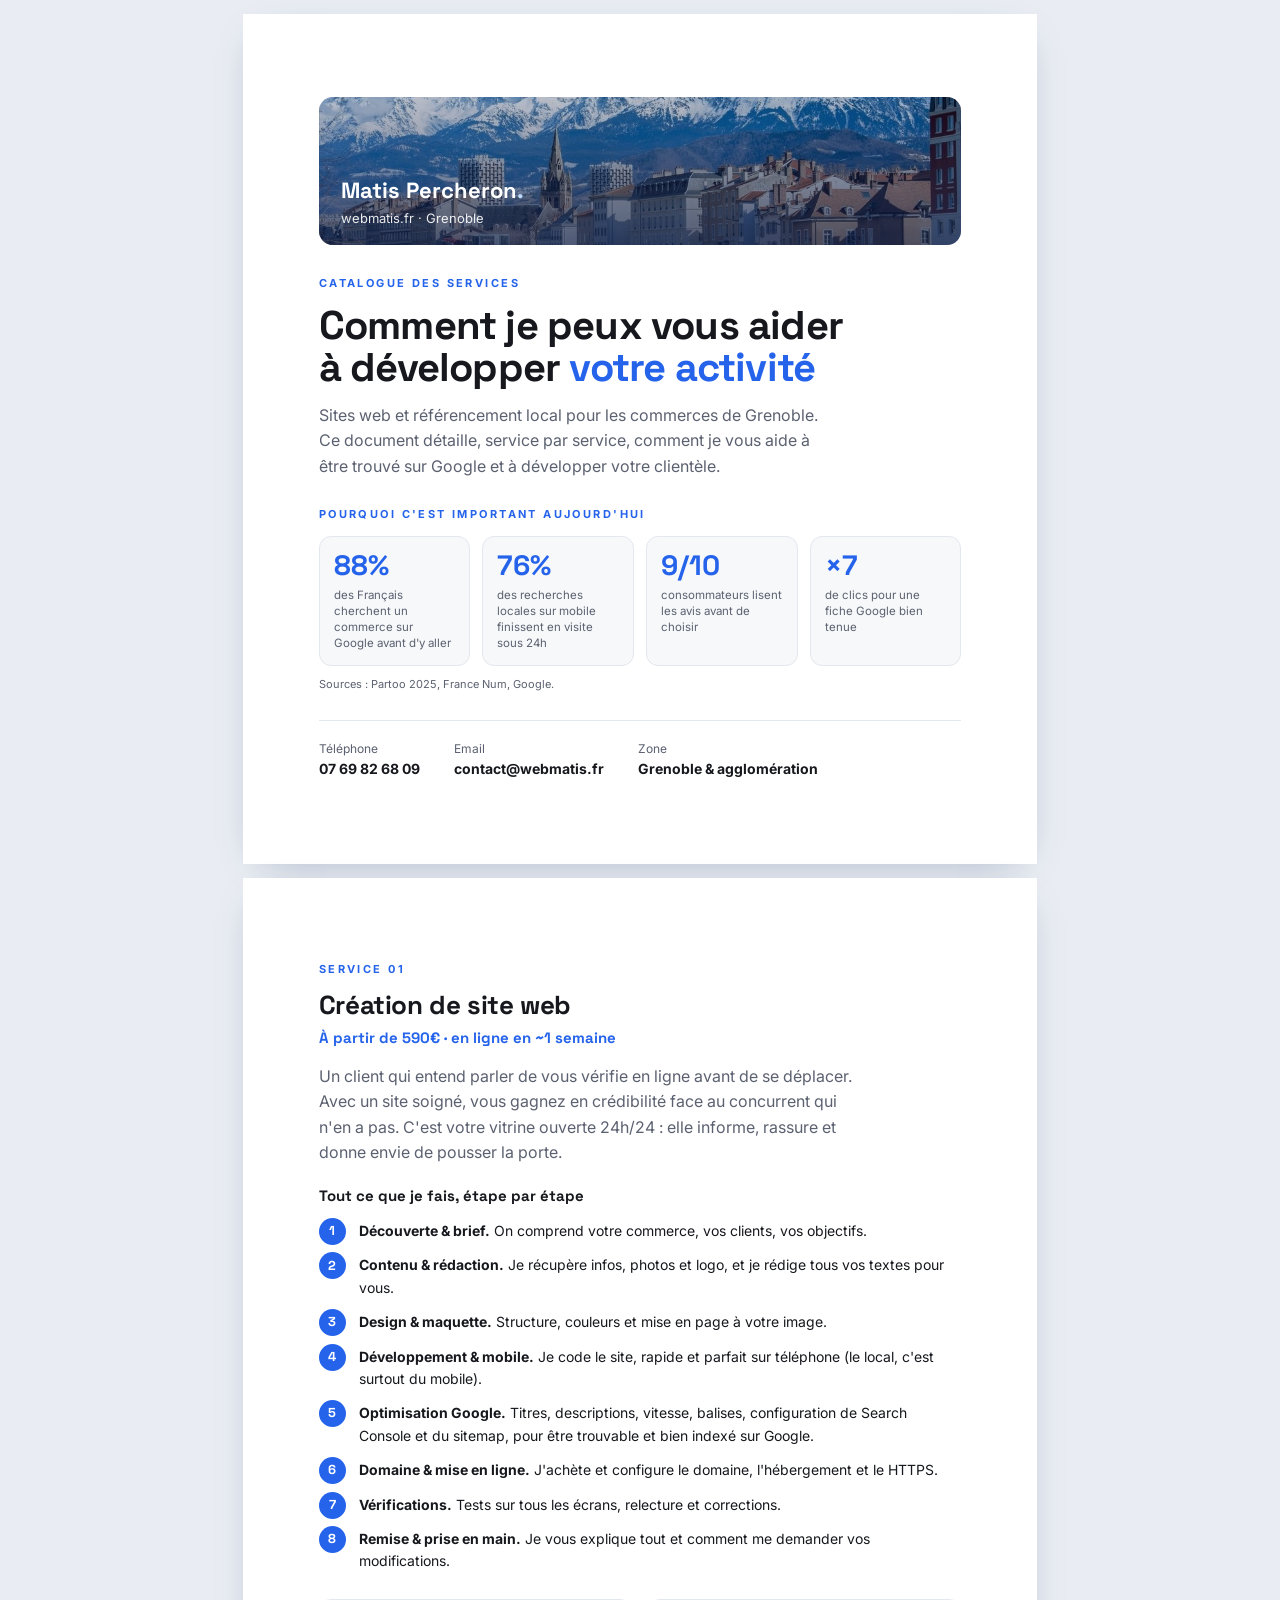
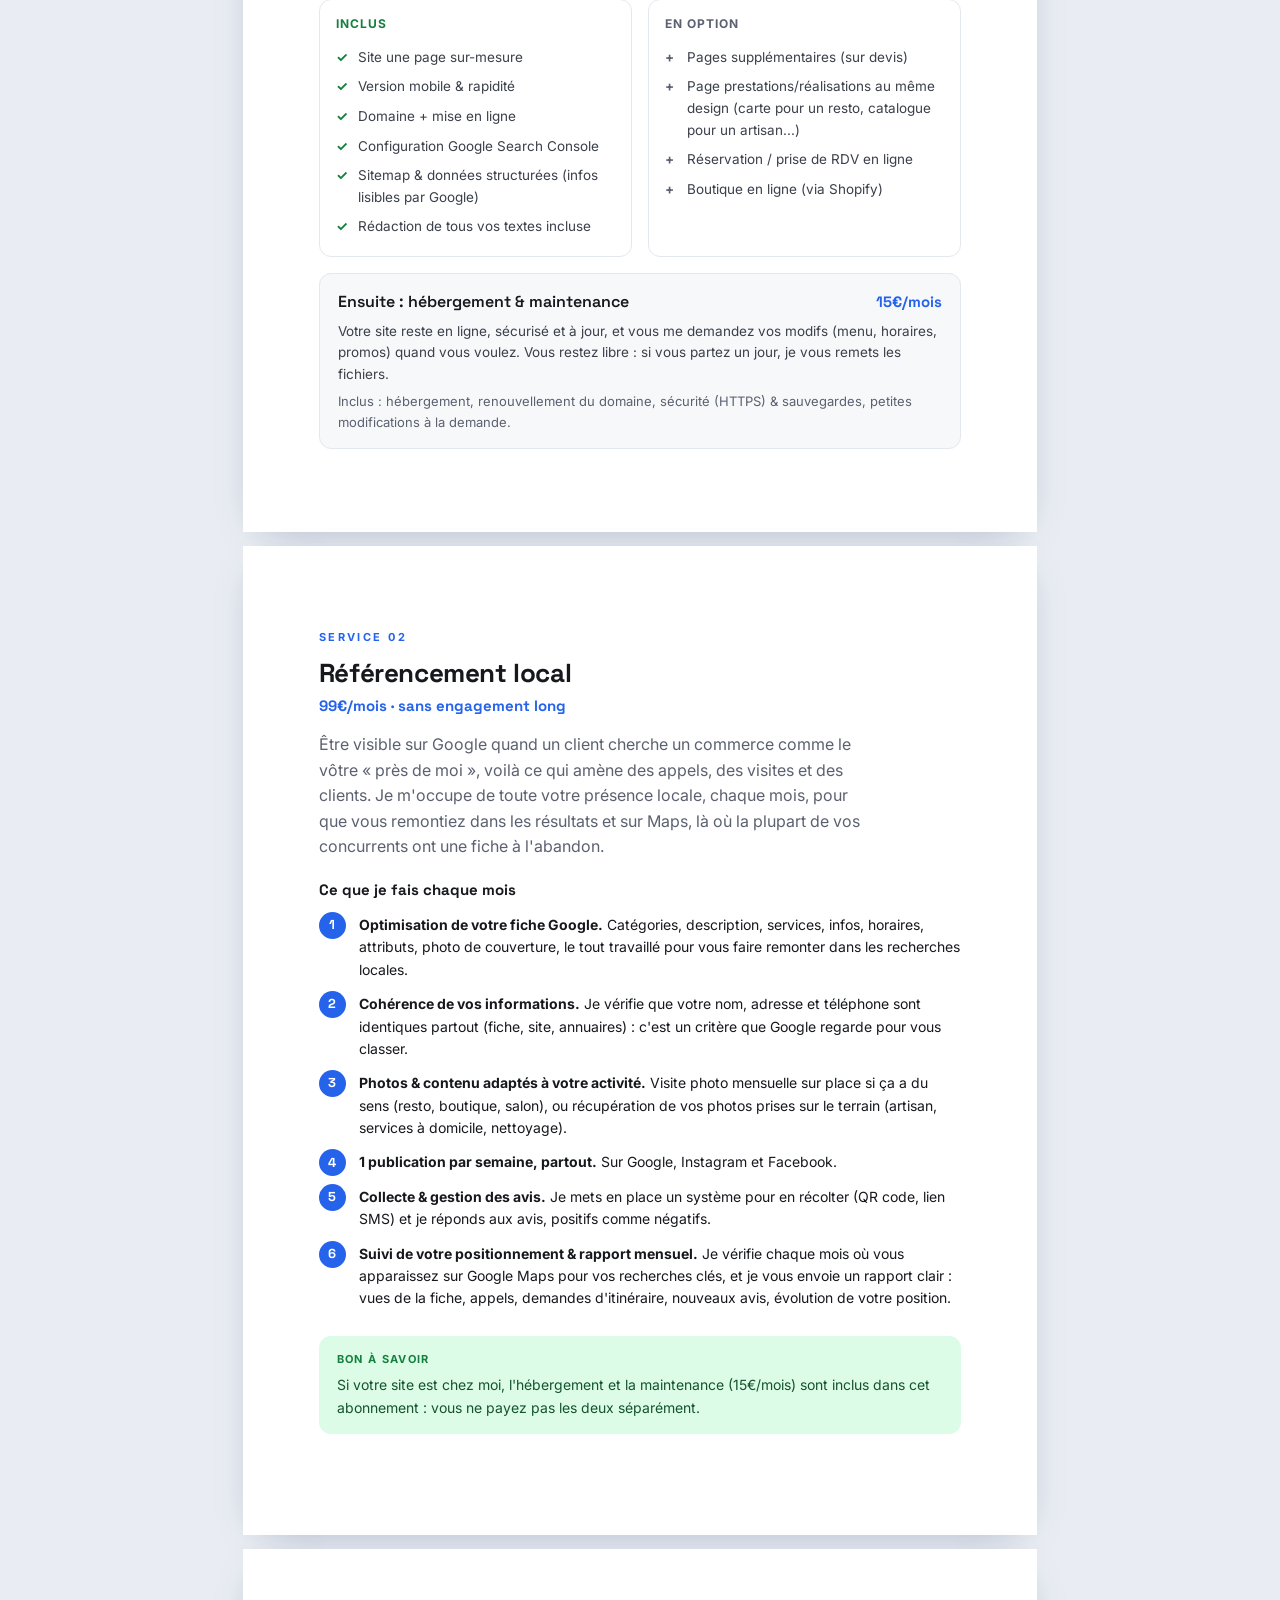
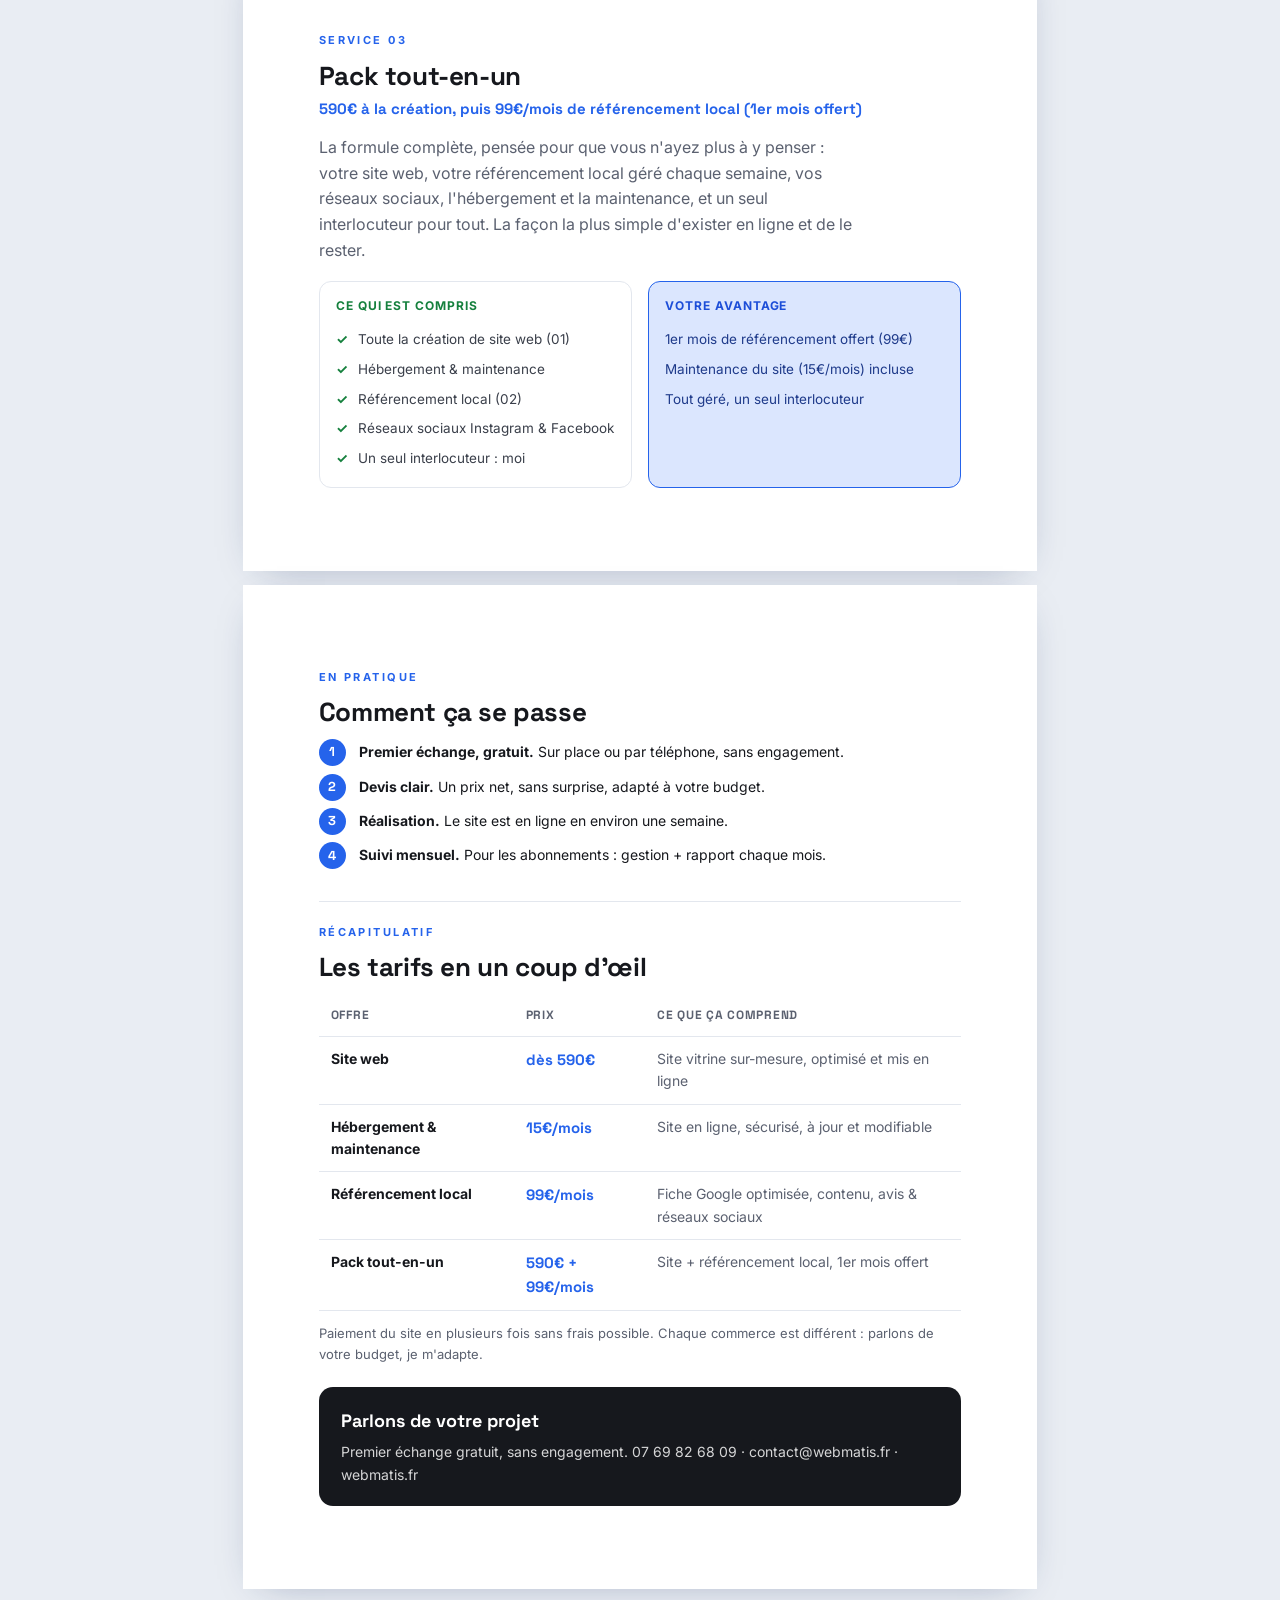
<file: catalogue-services.html>
<!DOCTYPE html>
<html lang="fr">
<head>
<meta charset="utf-8">
<meta name="viewport" content="width=device-width, initial-scale=1">
<title>Catalogue des services — Matis Percheron · webmatis.fr</title>
<link rel="preconnect" href="https://fonts.googleapis.com">
<link rel="preconnect" href="https://fonts.gstatic.com" crossorigin>
<link href="https://fonts.googleapis.com/css2?family=Inter:wght@400;500;600;700&family=Space+Grotesk:wght@500;600;700&display=swap" rel="stylesheet">
<style>
  :root{
    --bg:#f7f8fa;--surface:#ffffff;--ink:#16181d;--ink-2:#5b6170;--line:#e3e7ee;
    --accent:#2563eb;--accent-2:#1d4ed8;--accent-soft:#dbe6fe;--ok:#15803d;--ok-soft:#dcfce7;
    --title:'Space Grotesk',system-ui,sans-serif;
  }
  *{box-sizing:border-box}
  html,body{margin:0}
  body{
    font-family:'Inter',system-ui,sans-serif;color:var(--ink);background:#e9edf3;line-height:1.6;
    -webkit-font-smoothing:antialiased;-webkit-print-color-adjust:exact;print-color-adjust:exact;
  }
  .page{
    background:var(--surface);width:210mm;margin:14px auto;padding:22mm 20mm;
    box-shadow:0 10px 40px -20px rgba(20,40,90,.4);
  }
  .eyebrow{font-size:11px;font-weight:700;letter-spacing:.22em;text-transform:uppercase;color:var(--accent);margin-bottom:12px;}
  h1{font-family:var(--title);font-weight:700;font-size:40px;line-height:1.05;letter-spacing:-.02em;margin:0 0 14px;}
  h2{font-family:var(--title);font-weight:700;font-size:26px;line-height:1.12;letter-spacing:-.015em;margin:0 0 6px;}
  p{margin:0 0 12px;color:#3a3f4a;}
  .muted{color:var(--ink-2);}
  .price{font-family:var(--title);font-weight:700;color:var(--accent);font-size:15px;}
  .lead{font-size:16px;color:var(--ink-2);}
  .block{break-inside:avoid;}
  .section{margin-top:30px;}
  /* À quoi ça sert */
  .why{background:var(--accent-soft);border-radius:12px;padding:15px 18px;margin:14px 0 18px;break-inside:avoid;}
  .why .lab{font-size:11px;font-weight:700;letter-spacing:.12em;text-transform:uppercase;color:var(--accent-2);margin-bottom:6px;}
  .why p{margin:0;color:#1e3a8a;font-size:14px;}
  /* Étapes compactes */
  .steps{counter-reset:s;margin:6px 0 0;padding:0;list-style:none;}
  .steps>li{counter-increment:s;position:relative;padding:0 0 12px 40px;font-size:14px;break-inside:avoid;}
  .steps>li::before{
    content:counter(s);position:absolute;left:0;top:-2px;width:27px;height:27px;border-radius:50%;
    background:var(--accent);color:#fff;font-family:var(--title);font-weight:700;font-size:13px;
    display:flex;align-items:center;justify-content:center;
  }
  .steps>li strong{color:var(--ink);}
  .serves{color:var(--accent-2);font-weight:500;}
  /* Listes inclus / option */
  .cols{display:flex;gap:16px;margin-top:14px;break-inside:avoid;}
  .col{flex:1;border:1px solid var(--line);border-radius:12px;padding:14px 16px;}
  .col .ttl{font-size:12px;font-weight:700;letter-spacing:.08em;text-transform:uppercase;margin-bottom:10px;}
  .col ul{margin:0;padding:0;list-style:none;}
  .col li{position:relative;padding:4px 0 4px 22px;font-size:13.5px;color:#3a3f4a;}
  .col.inc li::before{content:"✓";position:absolute;left:0;color:var(--ok);font-weight:700;}
  .col.opt li::before{content:"+";position:absolute;left:0;color:var(--ink-2);font-weight:700;}
  /* Encart secondaire */
  .panel{background:var(--bg);border:1px solid var(--line);border-radius:12px;padding:15px 18px;margin-top:16px;break-inside:avoid;}
  /* Stats couverture */
  .stats{display:grid;grid-template-columns:1fr 1fr 1fr 1fr;gap:12px;}
  .statcard{background:var(--bg);border:1px solid var(--line);border-radius:12px;padding:14px;break-inside:avoid;}
  .statcard .n{font-family:var(--title);font-weight:700;font-size:28px;line-height:1;color:var(--accent);margin-bottom:8px;}
  .statcard .t{font-size:11.5px;color:var(--ink-2);line-height:1.4;}
  /* Tableau */
  table{width:100%;border-collapse:collapse;margin-top:10px;font-size:14px;}
  th,td{text-align:left;padding:11px 12px;border-bottom:1px solid var(--line);vertical-align:top;}
  th{font-family:var(--title);font-size:12px;letter-spacing:.06em;text-transform:uppercase;color:var(--ink-2);}
  .tag{display:inline-block;background:var(--ok-soft);color:var(--ok);font-size:11px;font-weight:700;padding:3px 9px;border-radius:20px;}
  .tag-blue{background:var(--accent-soft);color:var(--accent-2);}
  .pill{display:inline-block;background:var(--accent-soft);color:var(--accent-2);font-size:12px;font-weight:600;padding:4px 11px;border-radius:20px;}
  hr{border:none;border-top:1px solid var(--line);margin:22px 0;}
  @media print{
    body{background:#fff;}
    .page{box-shadow:none;margin:0;padding:12mm 14mm;width:auto;page-break-after:always;}
    .page:last-child{page-break-after:auto;}
    h1{font-size:32px;}
    h2{font-size:22px;}
    .section{margin-top:20px;}
    .why{margin:10px 0 12px;padding:11px 15px;}
    .why p{font-size:13px;}
    .steps{margin-top:4px;}
    .steps>li{padding:0 0 8px 38px;font-size:13px;}
    .steps>li::before{width:23px;height:23px;font-size:12px;}
    .cols{margin-top:10px;}
    .col{padding:11px 14px;}
    .col li{font-size:12.5px;padding:3px 0 3px 20px;}
    .panel{margin-top:10px;padding:12px 15px;}
    .panel p{font-size:13px;}
  }
  @page{size:A4;margin:0;}
</style>
</head>
<body>

<!-- ===================== COUVERTURE ===================== -->
<div class="page cover">
  <div style="height:148px;border-radius:14px;overflow:hidden;position:relative;margin-bottom:30px;">
    <div style="position:absolute;inset:0;background:#1d4ed8;background-image:url('assets/grenoble-hero.jpg');background-size:cover;background-position:center;"></div>
    <div style="position:absolute;inset:0;background:linear-gradient(180deg,rgba(15,30,70,.25),rgba(15,30,70,.72));"></div>
    <div style="position:absolute;left:22px;bottom:16px;color:#fff;">
      <div style="font-family:var(--title);font-weight:700;font-size:22px;">Matis Percheron<span style="color:#bfdbfe;">.</span></div>
      <div style="font-size:13px;opacity:.9;">webmatis.fr · Grenoble</div>
    </div>
  </div>

  <div class="eyebrow">Catalogue des services</div>
  <h1>Comment je peux vous aider<br>à développer <span style="color:var(--accent);">votre activité</span></h1>
  <p class="lead" style="max-width:32em;">Sites web et référencement local pour les commerces de Grenoble. Ce document détaille, service par service, comment je vous aide à être trouvé sur Google et à développer votre clientèle.</p>

  <div class="section" style="margin-top:26px;">
    <div class="eyebrow" style="margin-bottom:13px;">Pourquoi c'est important aujourd'hui</div>
    <div class="stats">
      <div class="statcard"><div class="n">88%</div><div class="t">des Français cherchent un commerce sur Google avant d'y aller</div></div>
      <div class="statcard"><div class="n">76%</div><div class="t">des recherches locales sur mobile finissent en visite sous 24h</div></div>
      <div class="statcard"><div class="n">9/10</div><div class="t">consommateurs lisent les avis avant de choisir</div></div>
      <div class="statcard"><div class="n">×7</div><div class="t">de clics pour une fiche Google bien tenue</div></div>
    </div>
    <p class="muted" style="font-size:11px;margin-top:10px;">Sources : Partoo 2025, France Num, Google.</p>
  </div>

  <div style="margin-top:26px;border-top:1px solid var(--line);padding-top:18px;display:flex;gap:34px;flex-wrap:wrap;font-size:14px;">
    <div><div class="muted" style="font-size:12px;">Téléphone</div><strong>07 69 82 68 09</strong></div>
    <div><div class="muted" style="font-size:12px;">Email</div><strong>contact@webmatis.fr</strong></div>
    <div><div class="muted" style="font-size:12px;">Zone</div><strong>Grenoble &amp; agglomération</strong></div>
  </div>
</div>

<!-- ===================== 01 · SITE WEB ===================== -->
<div class="page">
  <div class="eyebrow">Service 01</div>
  <h2>Création de site web</h2>
  <div class="price">À partir de 590€ · en ligne en ~1 semaine</div>

  <p class="lead" style="margin:14px 0 18px;max-width:34em;">Un client qui entend parler de vous vérifie en ligne avant de se déplacer. Avec un site soigné, vous gagnez en crédibilité face au concurrent qui n'en a pas. C'est votre vitrine ouverte 24h/24 : elle informe, rassure et donne envie de pousser la porte.</p>

  <h3 style="font-family:var(--title);font-size:15px;margin:0 0 12px;">Tout ce que je fais, étape par étape</h3>
  <ol class="steps">
    <li><strong>Découverte &amp; brief.</strong> On comprend votre commerce, vos clients, vos objectifs.</li>
    <li><strong>Contenu &amp; rédaction.</strong> Je récupère infos, photos et logo, et je rédige tous vos textes pour vous.</li>
    <li><strong>Design &amp; maquette.</strong> Structure, couleurs et mise en page à votre image.</li>
    <li><strong>Développement &amp; mobile.</strong> Je code le site, rapide et parfait sur téléphone (le local, c'est surtout du mobile).</li>
    <li><strong>Optimisation Google.</strong> Titres, descriptions, vitesse, balises, configuration de Search Console et du sitemap, pour être trouvable et bien indexé sur Google.</li>
    <li><strong>Domaine &amp; mise en ligne.</strong> J'achète et configure le domaine, l'hébergement et le HTTPS.</li>
    <li><strong>Vérifications.</strong> Tests sur tous les écrans, relecture et corrections.</li>
    <li><strong>Remise &amp; prise en main.</strong> Je vous explique tout et comment me demander vos modifications.</li>
  </ol>

  <div class="cols">
    <div class="col inc">
      <div class="ttl" style="color:var(--ok);">Inclus</div>
      <ul>
        <li>Site une page sur-mesure</li>
        <li>Version mobile &amp; rapidité</li>
        <li>Domaine + mise en ligne</li>
        <li>Configuration Google Search Console</li>
        <li>Sitemap &amp; données structurées (infos lisibles par Google)</li>
        <li>Rédaction de tous vos textes incluse</li>
      </ul>
    </div>
    <div class="col opt">
      <div class="ttl" style="color:var(--ink-2);">En option</div>
      <ul>
        <li>Pages supplémentaires (sur devis)</li>
        <li>Page prestations/réalisations au même design (carte pour un resto, catalogue pour un artisan...)</li>
        <li>Réservation / prise de RDV en ligne</li>
        <li>Boutique en ligne (via Shopify)</li>
      </ul>
    </div>
  </div>

  <div class="panel">
    <div style="display:flex;justify-content:space-between;align-items:baseline;gap:10px;margin-bottom:6px;">
      <div style="font-family:var(--title);font-weight:600;font-size:16px;">Ensuite : hébergement &amp; maintenance</div>
      <div class="price">15€/mois</div>
    </div>
    <p style="margin:0 0 6px;font-size:13.5px;">Votre site reste en ligne, sécurisé et à jour, et vous me demandez vos modifs (menu, horaires, promos) quand vous voulez. Vous restez libre : si vous partez un jour, je vous remets les fichiers.</p>
    <div style="font-size:13px;color:var(--ink-2);">Inclus : hébergement, renouvellement du domaine, sécurité (HTTPS) &amp; sauvegardes, petites modifications à la demande.</div>
  </div>
</div>

<!-- ===================== 02 · VISIBILITÉ GOOGLE ===================== -->
<div class="page">
  <div class="eyebrow">Service 02</div>
  <h2>Référencement local</h2>
  <div class="price">99€/mois · sans engagement long</div>

  <p class="lead" style="margin:14px 0 18px;max-width:34em;">Être visible sur Google quand un client cherche un commerce comme le vôtre « près de moi », voilà ce qui amène des appels, des visites et des clients. Je m'occupe de toute votre présence locale, chaque mois, pour que vous remontiez dans les résultats et sur Maps, là où la plupart de vos concurrents ont une fiche à l'abandon.</p>

  <h3 style="font-family:var(--title);font-size:15px;margin:0 0 12px;">Ce que je fais chaque mois</h3>
  <ol class="steps">
    <li><strong>Optimisation de votre fiche Google.</strong> Catégories, description, services, infos, horaires, attributs, photo de couverture, le tout travaillé pour vous faire remonter dans les recherches locales.</li>
    <li><strong>Cohérence de vos informations.</strong> Je vérifie que votre nom, adresse et téléphone sont identiques partout (fiche, site, annuaires) : c'est un critère que Google regarde pour vous classer.</li>
    <li><strong>Photos &amp; contenu adaptés à votre activité.</strong> Visite photo mensuelle sur place si ça a du sens (resto, boutique, salon), ou récupération de vos photos prises sur le terrain (artisan, services à domicile, nettoyage).</li>
    <li><strong>1 publication par semaine, partout.</strong> Sur Google, Instagram et Facebook.</li>
    <li><strong>Collecte &amp; gestion des avis.</strong> Je mets en place un système pour en récolter (QR code, lien SMS) et je réponds aux avis, positifs comme négatifs.</li>
    <li><strong>Suivi de votre positionnement &amp; rapport mensuel.</strong> Je vérifie chaque mois où vous apparaissez sur Google Maps pour vos recherches clés, et je vous envoie un rapport clair : vues de la fiche, appels, demandes d'itinéraire, nouveaux avis, évolution de votre position.</li>
  </ol>

  <div class="why" style="background:var(--ok-soft);">
    <div class="lab" style="color:var(--ok);">Bon à savoir</div>
    <p style="color:#14532d;">Si votre site est chez moi, l'hébergement et la maintenance (15€/mois) sont inclus dans cet abonnement : vous ne payez pas les deux séparément.</p>
  </div>
</div>

<!-- ===================== 03 · PACK ===================== -->
<div class="page">
  <div class="eyebrow">Service 03</div>
  <h2>Pack tout-en-un</h2>
  <div class="price">590€ à la création, puis 99€/mois de référencement local (1er mois offert)</div>

  <p class="lead" style="margin:14px 0 18px;max-width:34em;">La formule complète, pensée pour que vous n'ayez plus à y penser : votre site web, votre référencement local géré chaque semaine, vos réseaux sociaux, l'hébergement et la maintenance, et un seul interlocuteur pour tout. La façon la plus simple d'exister en ligne et de le rester.</p>

  <div class="cols">
    <div class="col inc">
      <div class="ttl" style="color:var(--ok);">Ce qui est compris</div>
      <ul>
        <li>Toute la création de site web (01)</li>
        <li>Hébergement &amp; maintenance</li>
        <li>Référencement local (02)</li>
        <li>Réseaux sociaux Instagram &amp; Facebook</li>
        <li>Un seul interlocuteur : moi</li>
      </ul>
    </div>
    <div class="col" style="border-color:var(--accent);background:var(--accent-soft);">
      <div class="ttl" style="color:var(--accent-2);">Votre avantage</div>
      <ul style="list-style:none;padding:0;margin:0;">
        <li style="padding:4px 0;font-size:13.5px;color:#1e3a8a;">1er mois de référencement offert (99€)</li>
        <li style="padding:4px 0;font-size:13.5px;color:#1e3a8a;">Maintenance du site (15€/mois) incluse</li>
        <li style="padding:4px 0;font-size:13.5px;color:#1e3a8a;">Tout géré, un seul interlocuteur</li>
      </ul>
    </div>
  </div>
</div>

<!-- ===================== DÉROULEMENT + RÉCAP ===================== -->
<div class="page">
  <div class="eyebrow">En pratique</div>
  <h2>Comment ça se passe</h2>
  <ol class="steps" style="margin-top:14px;">
    <li><strong>Premier échange, gratuit.</strong> Sur place ou par téléphone, sans engagement.</li>
    <li><strong>Devis clair.</strong> Un prix net, sans surprise, adapté à votre budget.</li>
    <li><strong>Réalisation.</strong> Le site est en ligne en environ une semaine.</li>
    <li><strong>Suivi mensuel.</strong> Pour les abonnements : gestion + rapport chaque mois.</li>
  </ol>

  <hr>

  <div class="eyebrow">Récapitulatif</div>
  <h2 style="margin-bottom:12px;">Les tarifs en un coup d'œil</h2>
  <table>
    <thead><tr><th>Offre</th><th>Prix</th><th>Ce que ça comprend</th></tr></thead>
    <tbody>
      <tr><td><strong>Site web</strong></td><td><span class="price">dès 590€</span></td><td class="muted">Site vitrine sur-mesure, optimisé et mis en ligne</td></tr>
      <tr><td><strong>Hébergement &amp; maintenance</strong></td><td><span class="price">15€/mois</span></td><td class="muted">Site en ligne, sécurisé, à jour et modifiable</td></tr>
      <tr><td><strong>Référencement local</strong></td><td><span class="price">99€/mois</span></td><td class="muted">Fiche Google optimisée, contenu, avis &amp; réseaux sociaux</td></tr>
      <tr><td><strong>Pack tout-en-un</strong></td><td><span class="price">590€ + 99€/mois</span></td><td class="muted">Site + référencement local, 1er mois offert</td></tr>
    </tbody>
  </table>
  <p class="muted" style="font-size:13px;margin-top:12px;">Paiement du site en plusieurs fois sans frais possible. Chaque commerce est différent : parlons de votre budget, je m'adapte.</p>

  <div style="margin-top:22px;background:var(--ink);color:#fff;border-radius:14px;padding:20px 22px;">
    <div style="font-family:var(--title);font-weight:700;font-size:18px;margin-bottom:6px;">Parlons de votre projet</div>
    <p style="margin:0;color:rgba(255,255,255,.82);font-size:14px;">Premier échange gratuit, sans engagement. 07 69 82 68 09 · contact@webmatis.fr · webmatis.fr</p>
  </div>
</div>

</body>
</html>
</file>
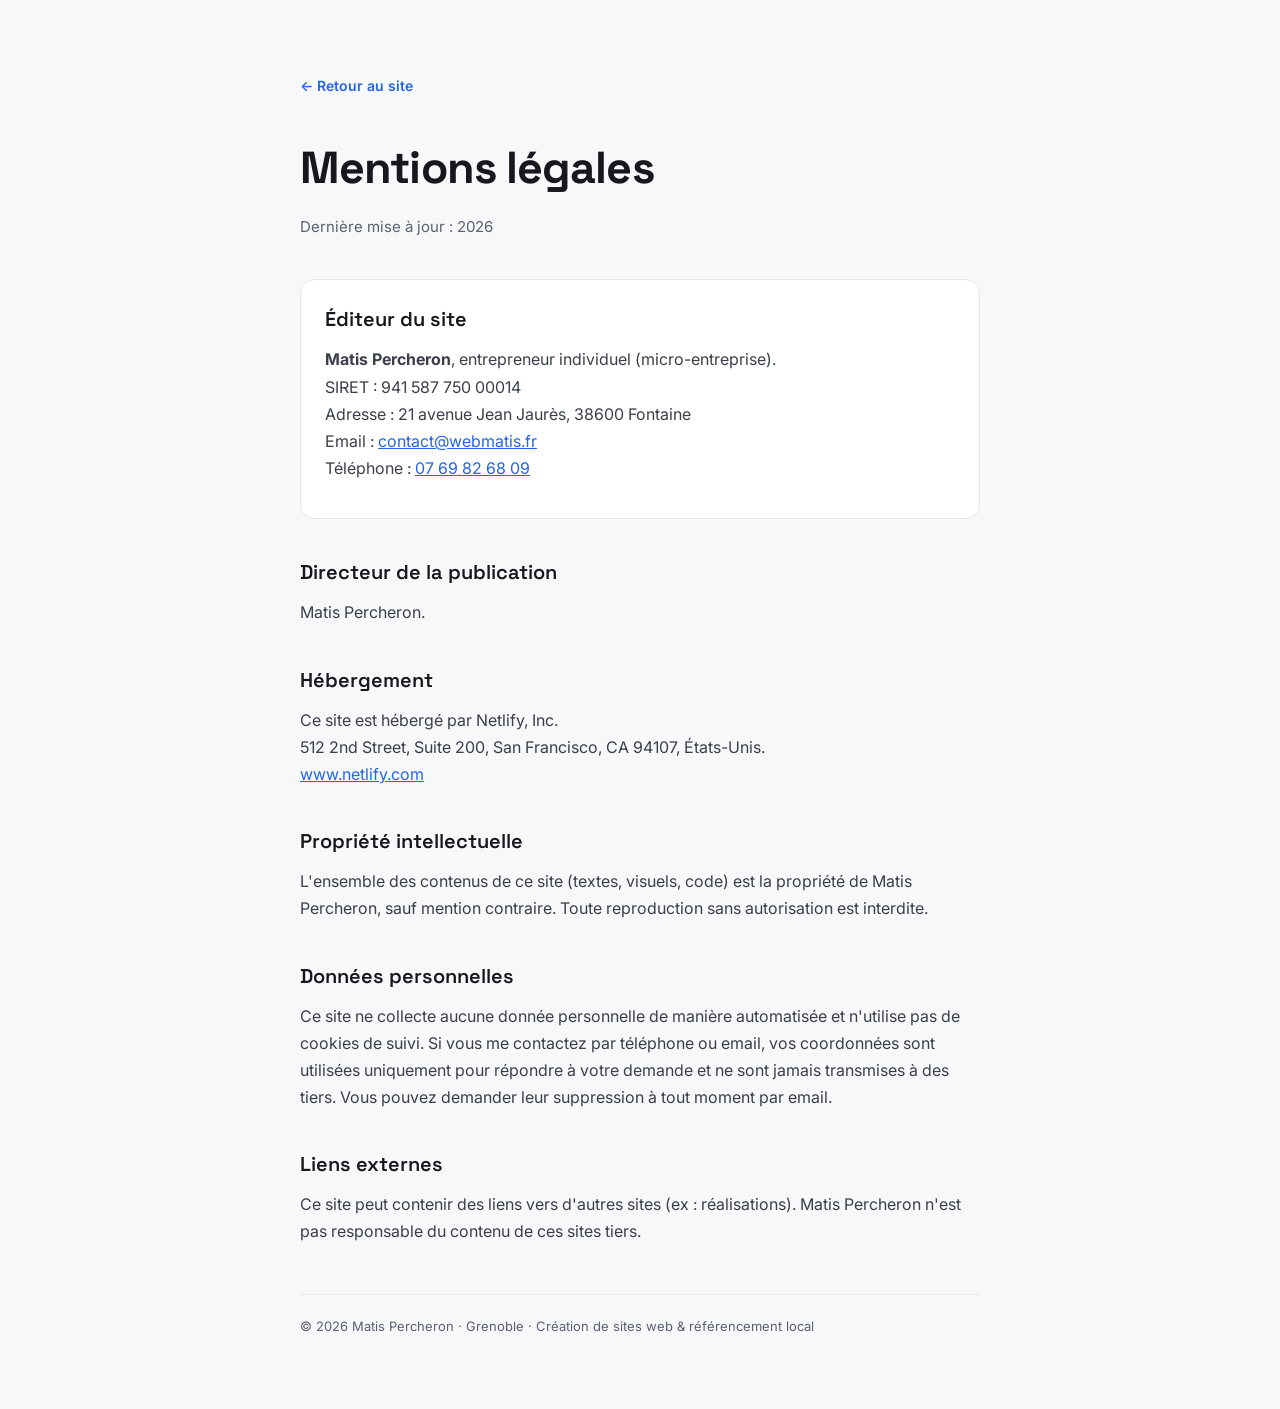
<file: mentions-legales.html>
<!DOCTYPE html>
<html lang="fr">
<head>
<meta charset="utf-8">
<meta name="viewport" content="width=device-width, initial-scale=1">
<title>Mentions légales — Matis Percheron</title>
<meta name="robots" content="noindex">
<link rel="preconnect" href="https://fonts.googleapis.com">
<link rel="preconnect" href="https://fonts.gstatic.com" crossorigin>
<link href="https://fonts.googleapis.com/css2?family=Inter:wght@400;500;600;700&family=Space+Grotesk:wght@500;600;700&display=swap" rel="stylesheet">
<style>
  *{box-sizing:border-box}
  body{margin:0;background:#f7f8fa;color:#16181d;font-family:'Inter',system-ui,sans-serif;-webkit-font-smoothing:antialiased;line-height:1.7;}
  a{color:#2563eb;}
  .wrap{max-width:760px;margin:0 auto;padding:clamp(28px,6vw,72px) clamp(18px,5vw,40px);}
  .back{display:inline-flex;align-items:center;gap:8px;font-size:14px;font-weight:600;color:#2563eb;text-decoration:none;margin-bottom:32px;}
  .back:hover{text-decoration:underline;}
  h1{font-family:'Space Grotesk',sans-serif;font-weight:700;font-size:clamp(2rem,5vw,2.8rem);letter-spacing:-.02em;margin:0 0 8px;}
  .sub{color:#5b6170;font-size:15px;margin:0 0 40px;}
  h2{font-family:'Space Grotesk',sans-serif;font-weight:600;font-size:1.25rem;margin:36px 0 10px;color:#16181d;}
  p{margin:0 0 14px;color:#3a3f4a;}
  .todo{background:#fff7ed;border:1px solid #fed7aa;color:#9a3412;border-radius:8px;padding:2px 8px;font-size:13px;font-weight:600;}
  .card{background:#fff;border:1px solid #e3e7ee;border-radius:14px;padding:22px 24px;margin-bottom:8px;}
  footer{border-top:1px solid #e3e7ee;margin-top:48px;padding-top:20px;font-size:13px;color:#5b6170;}
</style>
</head>
<body>
  <div class="wrap">
    <a href="index.html" class="back">← Retour au site</a>
    <h1>Mentions légales</h1>
    <p class="sub">Dernière mise à jour : 2026</p>

    <div class="card">
      <h2 style="margin-top:0;">Éditeur du site</h2>
      <p>
        <strong>Matis Percheron</strong>, entrepreneur individuel (micro-entreprise).<br>
        SIRET : 941 587 750 00014<br>
        Adresse : 21 avenue Jean Jaurès, 38600 Fontaine<br>
        Email : <a href="mailto:contact@webmatis.fr">contact@webmatis.fr</a><br>
        Téléphone : <a href="tel:0769826809">07 69 82 68 09</a>
      </p>
    </div>

    <h2>Directeur de la publication</h2>
    <p>Matis Percheron.</p>

    <h2>Hébergement</h2>
    <p>
      Ce site est hébergé par Netlify, Inc.<br>
      512 2nd Street, Suite 200, San Francisco, CA 94107, États-Unis.<br>
      <a href="https://www.netlify.com" target="_blank" rel="noopener">www.netlify.com</a>
    </p>

    <h2>Propriété intellectuelle</h2>
    <p>L'ensemble des contenus de ce site (textes, visuels, code) est la propriété de Matis Percheron, sauf mention contraire. Toute reproduction sans autorisation est interdite.</p>

    <h2>Données personnelles</h2>
    <p>Ce site ne collecte aucune donnée personnelle de manière automatisée et n'utilise pas de cookies de suivi. Si vous me contactez par téléphone ou email, vos coordonnées sont utilisées uniquement pour répondre à votre demande et ne sont jamais transmises à des tiers. Vous pouvez demander leur suppression à tout moment par email.</p>

    <h2>Liens externes</h2>
    <p>Ce site peut contenir des liens vers d'autres sites (ex : réalisations). Matis Percheron n'est pas responsable du contenu de ces sites tiers.</p>

    <footer>
      © 2026 Matis Percheron · Grenoble · Création de sites web &amp; référencement local
    </footer>
  </div>
</body>
</html>
</file>
<file: style.css>
*{box-sizing:border-box}
html{scroll-behavior:smooth}
body{margin:0}
img{display:block;max-width:100%}
::selection{background:var(--accent,#2563eb);color:var(--accent-ink,#fff)}

/* Liste de features avec puce check */
.feat{
  position:relative;padding-left:30px;font-size:.98rem;line-height:1.5;color:var(--ink);
}
.feat::before{
  content:"";position:absolute;left:0;top:1px;width:20px;height:20px;border-radius:50%;
  background:var(--accent-soft);
  background-image:url("data:image/svg+xml,%3Csvg xmlns='http://www.w3.org/2000/svg' width='12' height='12' viewBox='0 0 24 24' fill='none' stroke='%232563eb' stroke-width='3' stroke-linecap='round' stroke-linejoin='round'%3E%3Cpath d='M20 6 9 17l-5-5'/%3E%3C/svg%3E");
  background-repeat:no-repeat;background-position:center;
}

/* Chips (tags réalisation) */
.chip{
  display:inline-flex;align-items:center;font-size:13.5px;font-weight:600;
  color:var(--accent);background:var(--accent-soft);border-radius:40px;padding:8px 15px;
}

/* Cartes services */
.service-card{transition:transform .25s,box-shadow .25s,border-color .25s;}
.service-card:hover{transform:translateY(-4px);box-shadow:0 30px 56px -40px rgba(20,40,90,.4);border-color:var(--accent-soft);}

/* Cartes tarifs */
.price-card{transition:transform .25s,box-shadow .25s;}
.price-card:hover{transform:translateY(-4px);box-shadow:0 30px 56px -40px rgba(20,40,90,.4);}

/* Pourquoi moi */
.why-card{background:var(--surface);border:1px solid var(--line);border-radius:14px;padding:clamp(22px,2.8vw,30px);transition:transform .25s,box-shadow .25s;}
.why-card:hover{transform:translateY(-4px);box-shadow:0 26px 50px -40px rgba(20,40,90,.4);}
.why-ico{width:46px;height:46px;border-radius:11px;background:var(--accent-soft);color:var(--accent);display:flex;align-items:center;justify-content:center;margin-bottom:18px;}
.why-card h3{font-family:var(--font-title);font-weight:600;font-size:1.2rem;margin:0 0 8px;color:var(--ink);}
.why-card p{font-size:.95rem;line-height:1.55;color:var(--ink-2);margin:0;}

/* Cartes statistiques (section Pourquoi c'est important) */
.stat-card{background:var(--surface);border:1px solid var(--line);border-radius:14px;padding:clamp(20px,2.6vw,28px);transition:transform .25s,box-shadow .25s;}
.stat-card:hover{transform:translateY(-4px);box-shadow:0 26px 50px -40px rgba(20,40,90,.4);}
.stat-num{font-family:var(--font-title);font-weight:700;font-size:clamp(2.1rem,3.4vw,2.9rem);line-height:1;color:var(--accent);margin-bottom:12px;}
.stat-card p{font-size:.95rem;line-height:1.5;color:var(--ink-2);margin:0;}

/* ===== Responsive ===== */
@media (max-width:920px){
  .navlinks{display:none !important}
  .nav-phone{display:none !important}
  .nav-region{display:none !important}
}
@media (max-width:960px){
  .pricing-grid{grid-template-columns:1fr !important}
}
@media (max-width:860px){
  .why-grid{grid-template-columns:1fr 1fr !important}
  .stats-grid{grid-template-columns:1fr 1fr !important}
}
@media (max-width:780px){
  .hero-grid{grid-template-columns:1fr !important}
  .services-grid{grid-template-columns:1fr !important}
  .pricing-grid{grid-template-columns:1fr !important}
  .real-grid{grid-template-columns:1fr !important}
  .hero-section{padding-top:24px !important}
  .hero-cta{flex-wrap:nowrap !important}
  .hero-cta > a{flex:1}
  .hero-cta .btn-lg{padding-left:14px;padding-right:14px}
  .hero-visual{margin-top:18px}
  .float-card{right:0 !important}
}
@media (max-width:540px){
  .why-grid{grid-template-columns:1fr !important}
  .stats-grid{grid-template-columns:1fr !important}
  .hero-cta{flex-wrap:wrap !important}
  .hero-cta > a{flex:none !important;width:100%}
}

/* Burger (mobile uniquement) */
.nav-burger{display:none}
@media (max-width:920px){
  .nav-burger{
    display:flex;flex-direction:column;justify-content:center;gap:5px;
    width:46px;height:46px;padding:13px;flex:none;
    background:var(--accent);border:none;border-radius:8px;cursor:pointer;
  }
  .nav-burger span{display:block;height:2px;width:100%;background:var(--accent-ink);border-radius:2px;transition:transform .25s,opacity .2s}
  .nav-burger[aria-expanded="true"] span:nth-child(1){transform:translateY(7px) rotate(45deg)}
  .nav-burger[aria-expanded="true"] span:nth-child(2){opacity:0}
  .nav-burger[aria-expanded="true"] span:nth-child(3){transform:translateY(-7px) rotate(-45deg)}
}

/* Panneau latéral mobile */
.panel-backdrop{
  position:fixed;inset:0;background:rgba(16,24,45,.5);z-index:60;
  opacity:0;visibility:hidden;pointer-events:none;transition:opacity .3s,visibility .3s;
}
.panel-backdrop.is-open{opacity:1;visibility:visible;pointer-events:auto}
.mobile-panel{
  position:fixed;top:0;right:0;height:100%;width:min(82vw,340px);
  background:var(--bg);z-index:70;box-shadow:-20px 0 60px -30px rgba(16,24,45,.55);
  transform:translateX(100%);transition:transform .32s cubic-bezier(.2,.7,.2,1);
  display:flex;flex-direction:column;padding:18px 22px 26px;
}
.mobile-panel.is-open{transform:translateX(0)}
.mobile-panel-head{display:flex;align-items:center;justify-content:space-between;margin-bottom:14px}
.panel-close{background:none;border:none;font-size:34px;line-height:1;color:var(--ink);cursor:pointer;padding:0 4px}
.mobile-panel-links{display:flex;flex-direction:column}
.mobile-panel-links a{
  color:var(--ink);text-decoration:none;font-size:1.15rem;font-weight:600;
  padding:15px 2px;border-bottom:1px solid var(--line);transition:color .2s;
}
.mobile-panel-links a:hover,.mobile-panel-links a:active{color:var(--accent)}
.mobile-panel-cta{display:flex;flex-direction:column;gap:12px;margin-top:auto;padding-top:22px}

/* Nav links underline-on-hover */
.link-underline{
  color:var(--ink);text-decoration:none;padding:4px 2px;
  background-image:linear-gradient(var(--accent),var(--accent));
  background-repeat:no-repeat;background-position:0 100%;background-size:0% 1.6px;
  transition:background-size .3s cubic-bezier(.2,.7,.2,1),color .2s,transform .2s;
}
.link-underline:hover{ color:var(--accent); background-size:100% 1.6px; transform:translateY(-1px); }

/* Accent button (taille de base : utilisée hors .btn-lg, ex. boutons pleine largeur) */
.btn-accent{
  display:inline-flex;align-items:center;justify-content:center;gap:9px;
  background:var(--accent);color:var(--accent-ink);text-decoration:none;
  font-weight:700;font-size:1rem;padding:14px 24px;border-radius:10px;
  border:none;cursor:pointer;
  transition:background .2s,transform .2s;
}
.btn-accent:hover{ background:var(--accent-2); transform:translateY(-1px); }

/* Boutons larges */
.btn-lg{
  display:inline-flex;align-items:center;justify-content:center;white-space:nowrap;gap:10px;
  font-weight:700;font-size:1rem;padding:15px 26px;border-radius:10px;text-decoration:none;
}
.btn-accent.btn-lg{ box-shadow:0 14px 30px -16px var(--accent); }
.btn-lg:hover{ transform:translateY(-2px); }

/* Outline button */
.btn-outline{
  display:inline-flex;align-items:center;justify-content:center;white-space:nowrap;gap:10px;
  background:transparent;color:var(--ink);text-decoration:none;font-weight:700;font-size:1rem;
  padding:14px 24px;border-radius:10px;border:1.5px solid var(--line);
  transition:background .2s,color .2s,border-color .2s;
}
.btn-outline:hover{ border-color:var(--accent); color:var(--accent); background:var(--accent-soft); }

/* Dark button */
.btn-dark{
  display:inline-flex;align-items:center;gap:9px;background:var(--ink);color:var(--bg);
  text-decoration:none;font-weight:700;border-radius:10px;
  transition:background .2s,transform .2s;
}
.btn-dark:hover{ background:var(--accent); transform:translateY(-1px); }

/* Footer links */
.footer-link{ color:var(--bg); text-decoration:none; transition:color .2s; }
.footer-link:hover{ color:var(--accent); }

/* FAQ (accordéon natif details/summary) */
.faq-item{background:var(--surface);border:1px solid var(--line);border-radius:14px;padding:18px 22px;}
.faq-item summary{cursor:pointer;font-family:var(--font-title);font-weight:600;font-size:1.05rem;color:var(--ink);list-style:none;display:flex;align-items:center;justify-content:space-between;gap:14px;}
.faq-item summary::-webkit-details-marker{display:none}
.faq-item summary::after{content:"+";font-size:1.5rem;line-height:1;color:var(--accent);flex:none;transition:transform .25s;}
.faq-item[open] summary::after{transform:rotate(45deg);}
.faq-item p{margin:14px 0 0;font-size:.98rem;line-height:1.6;color:var(--ink-2);}

/* Scroll-reveal */
[data-reveal].reveal-hidden{ opacity:0; transform:translateY(22px); }
[data-reveal]{ transition:opacity .7s cubic-bezier(.2,.7,.2,1), transform .7s cubic-bezier(.2,.7,.2,1); }
</file>
